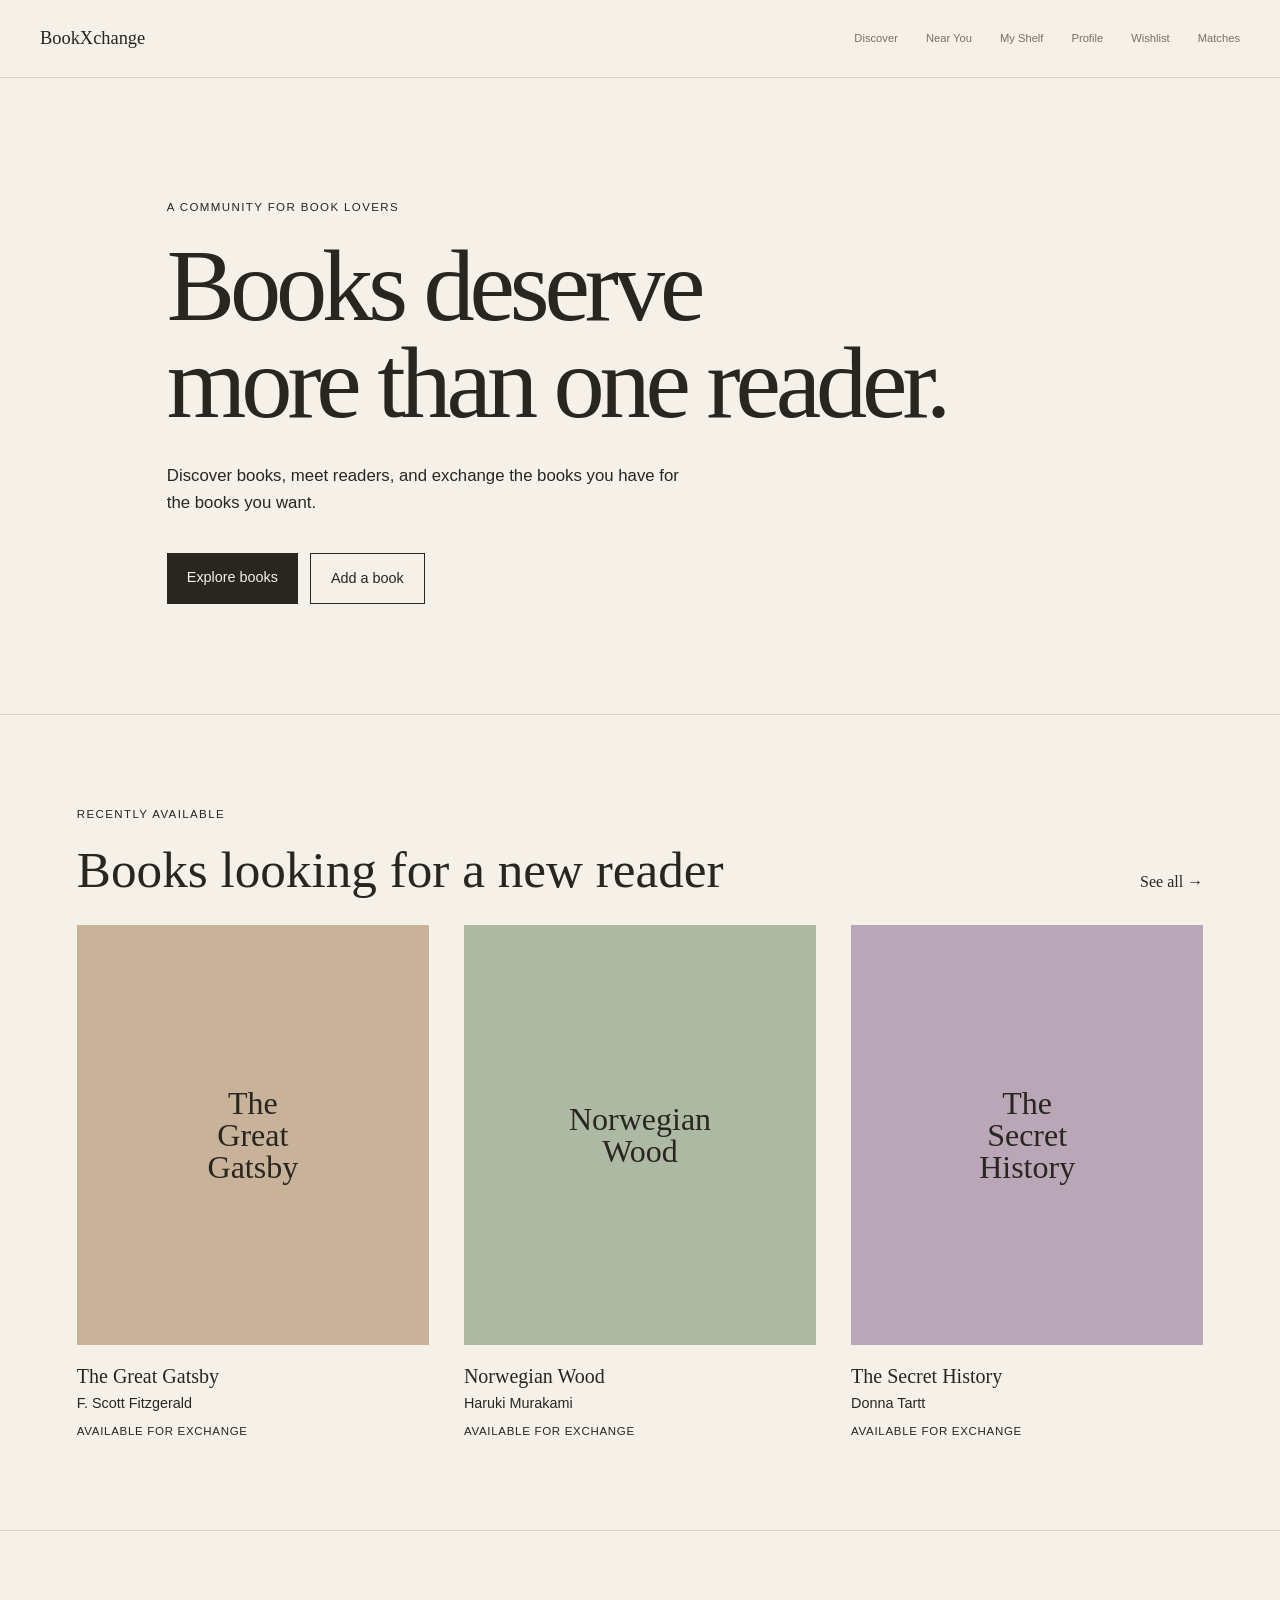
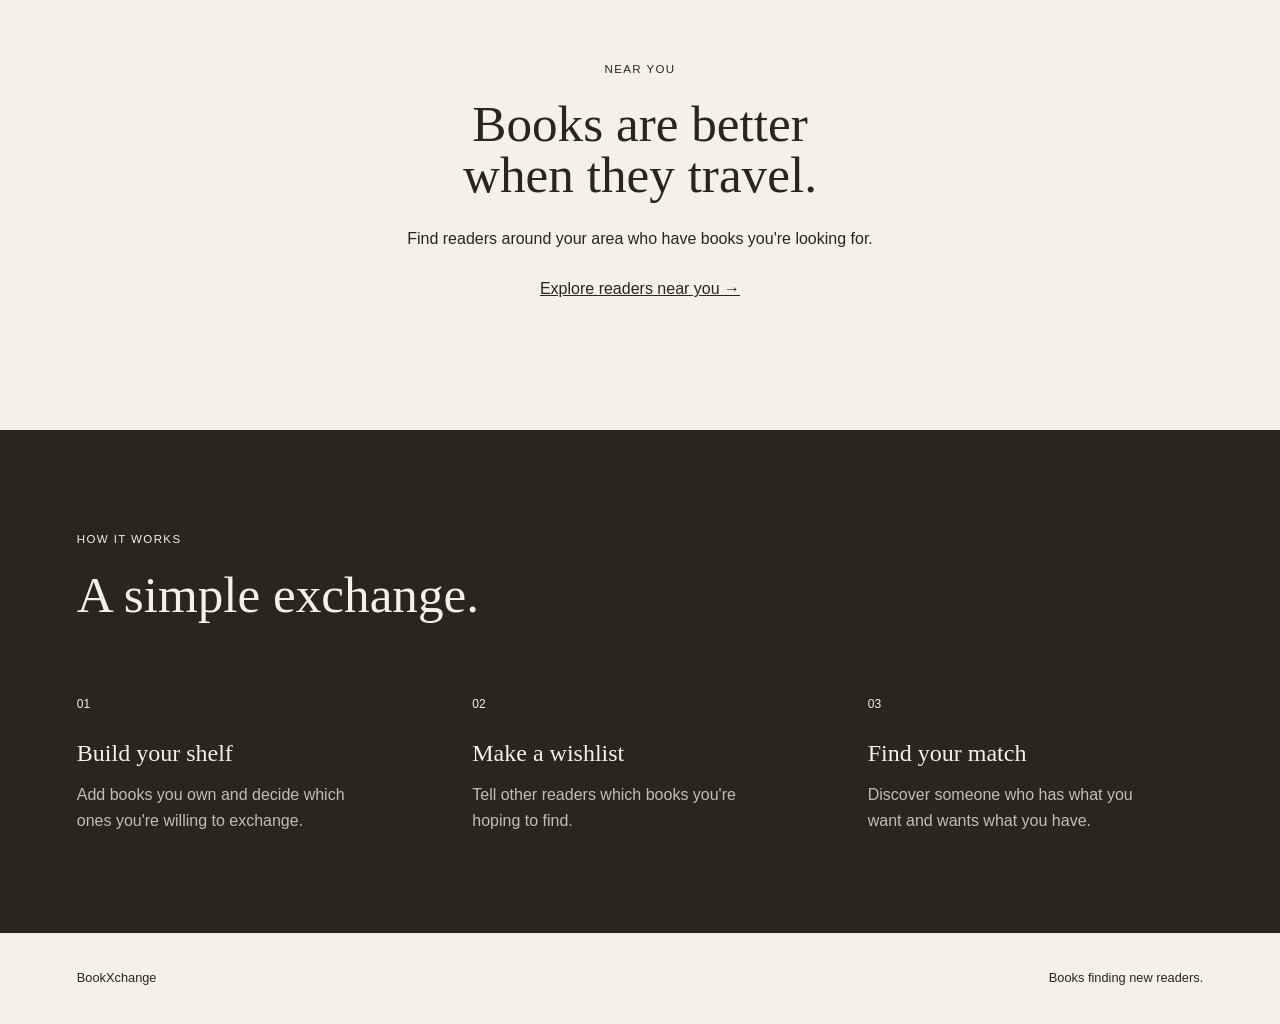
<file: index.html>
<!DOCTYPE html>
<html lang="en">

<head>
    <meta charset="UTF-8">
    <meta name="viewport" content="width=device-width, initial-scale=1.0">
    <title>BookXchange</title>
    <link rel="stylesheet" href="css/style.css">
</head>

<body>

    <header class="site-header">

        <a href="index.html" class="site-logo">
            BookXchange
        </a>

        <nav class="site-nav">
            <a href="discover.html">Discover</a>
            <a href="near-you.html">Near You</a>
            <a href="shelf.html">My Shelf</a>
            <a href="profile.html">Profile</a>
            <a href="wishlist.html">Wishlist</a>
            <a href="matches.html">Matches</a>
        </nav>

    </header>


    <main>

        <section class="hero">
            <p class="eyebrow">A community for book lovers</p>

            <h1>
                Books deserve<br>
                more than one reader.
            </h1>

            <p class="hero-text">
                Discover books, meet readers, and exchange the books
                you have for the books you want.
            </p>

            <div class="hero-actions">
                <a href="discover.html" class="button primary">
                    Explore books
                </a>

                <a href="shelf.html" class="button secondary">
                    Add a book
                </a>
            </div>
        </section>


        <section class="section">
            <div class="section-heading">
                <div>
                    <p class="eyebrow">Recently available</p>
                    <h2>Books looking for a new reader</h2>
                </div>

                <a href="discover.html">See all →</a>
            </div>

            <div class="book-grid">

                <article class="book-card">
                    <div class="book-cover cover-one">
                        <span>The<br>Great<br>Gatsby</span>
                    </div>

                    <div class="book-info">
                        <h3>The Great Gatsby</h3>
                        <p>F. Scott Fitzgerald</p>
                        <small>Available for exchange</small>
                    </div>
                </article>


                <article class="book-card">
                    <div class="book-cover cover-two">
                        <span>Norwegian<br>Wood</span>
                    </div>

                    <div class="book-info">
                        <h3>Norwegian Wood</h3>
                        <p>Haruki Murakami</p>
                        <small>Available for exchange</small>
                    </div>
                </article>


                <article class="book-card">
                    <div class="book-cover cover-three">
                        <span>The<br>Secret<br>History</span>
                    </div>

                    <div class="book-info">
                        <h3>The Secret History</h3>
                        <p>Donna Tartt</p>
                        <small>Available for exchange</small>
                    </div>
                </article>

            </div>
        </section>


        <section class="section near-section">

            <div>
                <p class="eyebrow">Near you</p>

                <h2>Books are better<br>when they travel.</h2>

                <p>
                    Find readers around your area who have books
                    you're looking for.
                </p>

                <a href="near-you.html" class="text-link">
                    Explore readers near you →
                </a>
            </div>

        </section>


        <section class="how-it-works">

            <p class="eyebrow">How it works</p>

            <h2>A simple exchange.</h2>

            <div class="steps">

                <div class="step">
                    <span>01</span>
                    <h3>Build your shelf</h3>
                    <p>
                        Add books you own and decide which ones
                        you're willing to exchange.
                    </p>
                </div>

                <div class="step">
                    <span>02</span>
                    <h3>Make a wishlist</h3>
                    <p>
                        Tell other readers which books you're
                        hoping to find.
                    </p>
                </div>

                <div class="step">
                    <span>03</span>
                    <h3>Find your match</h3>
                    <p>
                        Discover someone who has what you want
                        and wants what you have.
                    </p>
                </div>

            </div>

        </section>

    </main>


    <footer>
        <p>BookXchange</p>
        <p>Books finding new readers.</p>
    </footer>


    <script src="js/app.js"></script>

</body>

</html>
</file>
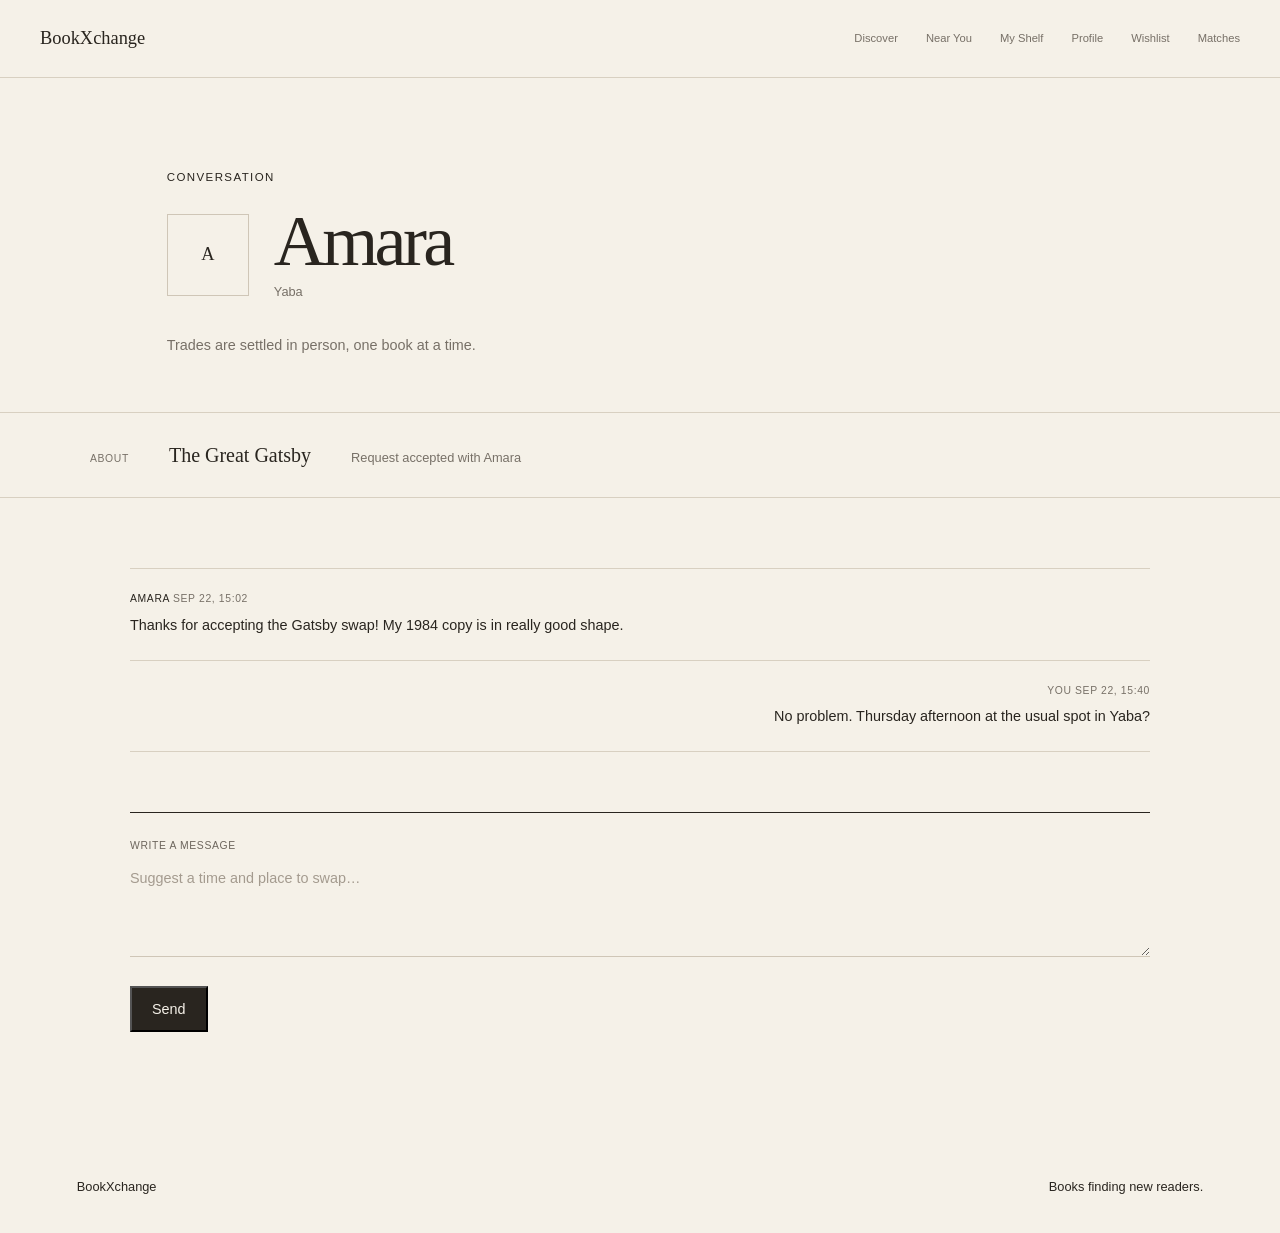
<file: chat.html>
<!DOCTYPE html>
<html lang="en">

<head>
    <meta charset="UTF-8">
    <meta name="viewport" content="width=device-width, initial-scale=1.0">
    <title>Conversation | BookXchange</title>
    <link rel="stylesheet" href="css/style.css">
</head>

<body>

    <header class="site-header">

        <a href="index.html" class="site-logo">
            BookXchange
        </a>

        <nav class="site-nav">
            <a href="discover.html">Discover</a>
            <a href="near-you.html">Near You</a>
            <a href="shelf.html">My Shelf</a>
            <a href="profile.html">Profile</a>
            <a href="wishlist.html">Wishlist</a>
            <a href="matches.html">Matches</a>
        </nav>

    </header>


    <main>

        <section class="page-intro chat-intro">

            <p class="eyebrow">Conversation</p>

            <div class="chat-identity" id="chat-identity">

                <div class="chat-initials" id="chat-initials">
                    ?
                </div>

                <div class="chat-identity-copy">

                    <h1 id="chat-reader-name">
                        A reader.
                    </h1>

                    <p id="chat-reader-location">
                        &nbsp;
                    </p>

                </div>

            </div>

            <p class="intro-copy">
                Trades are settled in person, one book at a time.
            </p>

        </section>


        <section class="chat-context-section">

            <div class="chat-context" id="chat-context">

                <span class="chat-context-label">
                    About
                </span>

                <p class="chat-context-book" id="chat-context-book">
                    &nbsp;
                </p>

                <p class="chat-context-meta" id="chat-context-meta">
                    &nbsp;
                </p>

            </div>

        </section>


        <section class="chat-thread-section">

            <div class="chat-messages" id="chat-messages">

            </div>

            <form class="chat-compose" id="chat-compose-form">

                <label class="chat-compose-label" for="chat-message-input">
                    Write a message
                </label>

                <textarea id="chat-message-input"
                    placeholder="Suggest a time and place to swap&hellip;"></textarea>

                <button type="submit" class="button primary">
                    Send
                </button>

            </form>

        </section>

    </main>


    <footer>
        <p>BookXchange</p>
        <p>Books finding new readers.</p>
    </footer>


    <script src="js/app.js"></script>

</body>

</html>
</file>
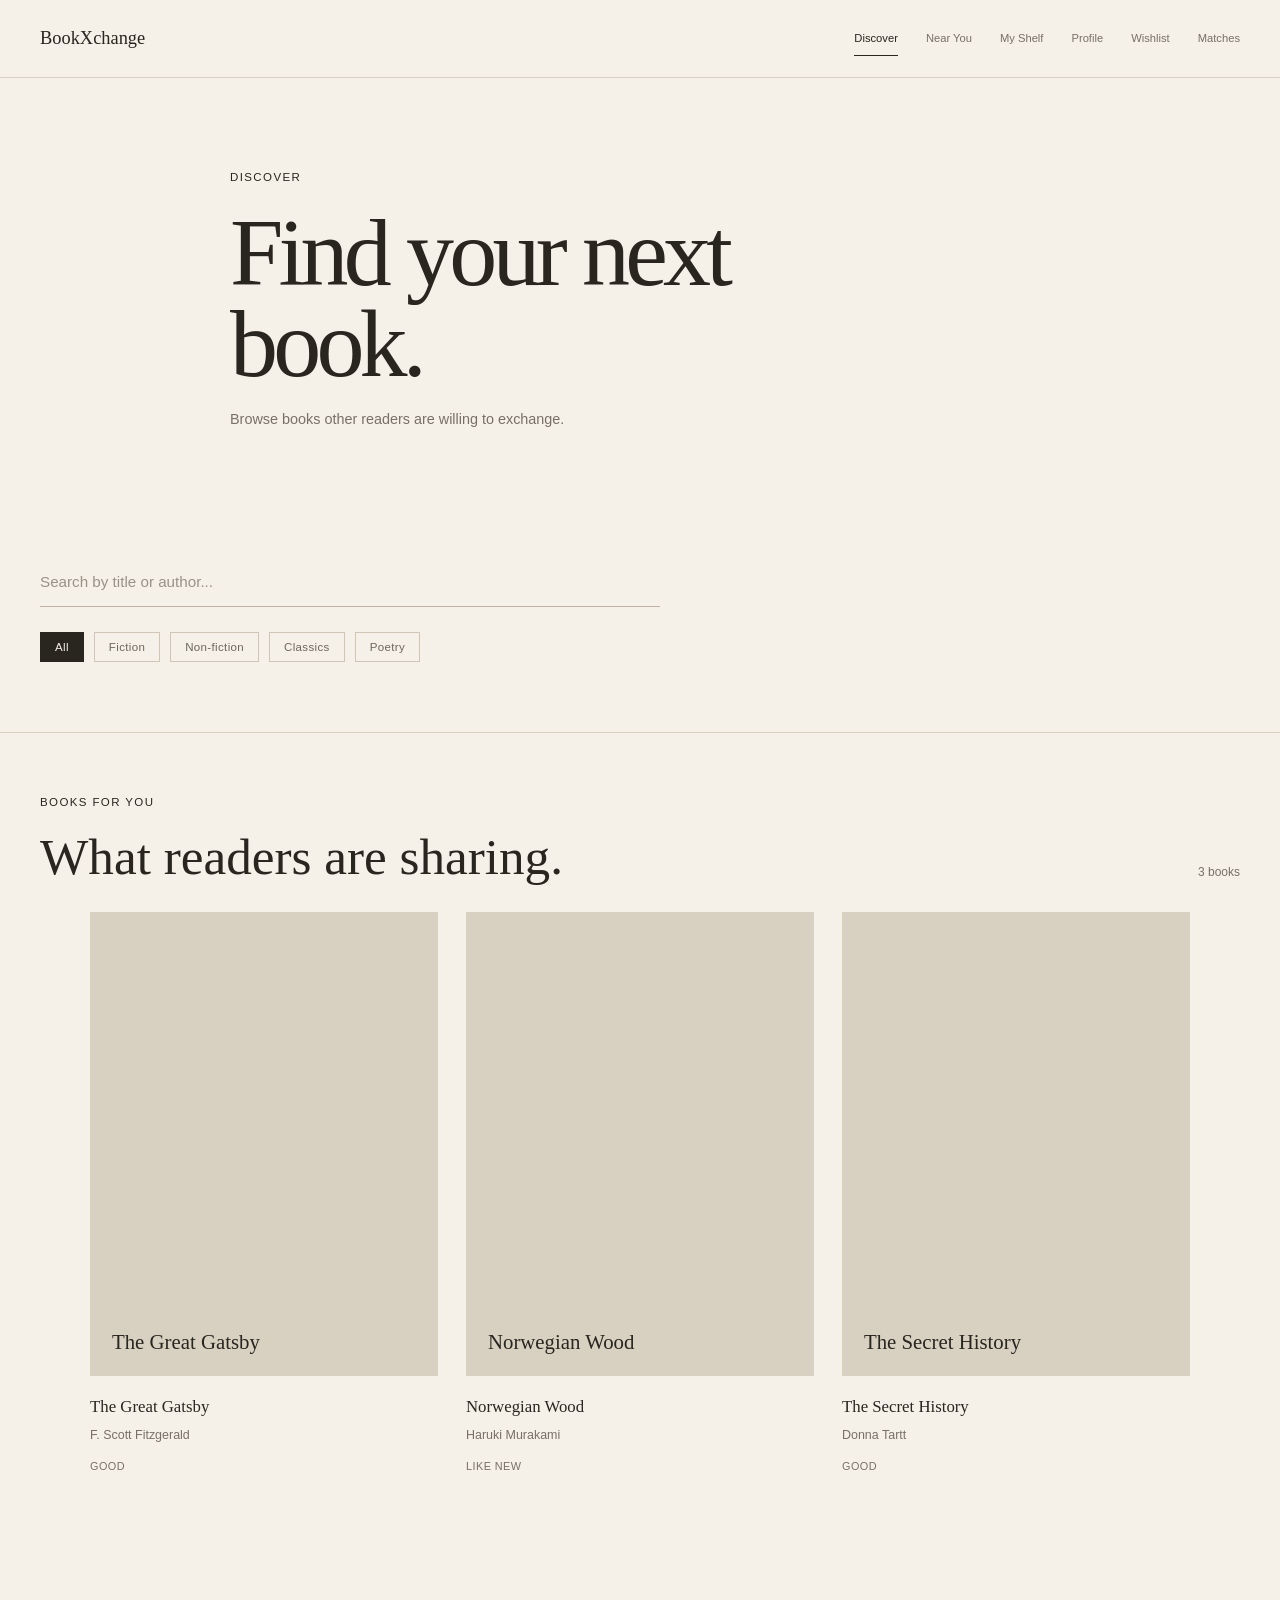
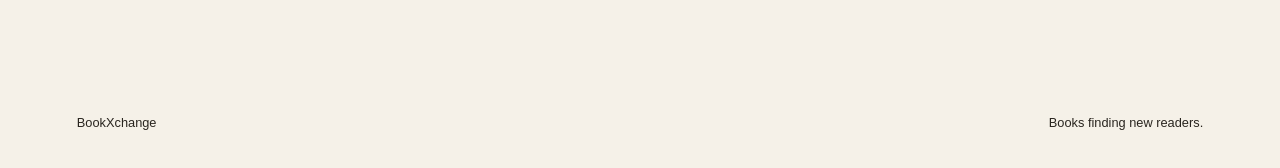
<file: discover.html>
<!DOCTYPE html>
<html lang="en">

<head>
    <meta charset="UTF-8">
    <meta name="viewport" content="width=device-width, initial-scale=1.0">
    <title>Discover | BookXchange</title>
    <link rel="stylesheet" href="css/style.css">
</head>

<body>

    <header class="site-header">

        <a href="index.html" class="site-logo">
            BookXchange
        </a>

        <nav class="site-nav">
            <a href="discover.html" class="active">Discover</a>
            <a href="near-you.html">Near You</a>
            <a href="shelf.html">My Shelf</a>
            <a href="profile.html">Profile</a>
            <a href="wishlist.html">Wishlist</a>
            <a href="matches.html">Matches</a>
        </nav>

    </header>
    <section class="book-detail-modal" id="book-detail-modal" aria-hidden="true">

        <div class="book-detail-overlay"></div>

        <div class="book-detail-panel">

            <button type="button" class="close-book-detail" id="close-book-detail" aria-label="Close">
                ×
            </button>

            <div class="book-detail-cover" id="book-detail-cover"></div>

            <div class="book-detail-content">

                <p class="eyebrow">
                    Available for exchange
                </p>

                <h2 id="book-detail-title">
                    Book title
                </h2>

                <p class="book-detail-author" id="book-detail-author">
                    Author
                </p>

                <span class="book-detail-condition" id="book-detail-condition">
                    Good
                </span>

                <p class="book-detail-description" id="book-detail-description">
                    Book description.
                </p>

                <button type="button" class="button primary" id="request-book-button">
                    Ask about this book
                </button>

            </div>

        </div>

    </section>
    <main>

        <section class="page-intro discover-intro">
            <div>
                <p class="eyebrow">Discover</p>
                <h1>Find your next<br>book.</h1>
                <p class="intro-copy">
                    Browse books other readers are willing to exchange.
                </p>
            </div>
        </section>


        <section class="discover-controls">

            <div class="search-wrap">
                <input type="search" id="book-search" placeholder="Search by title or author..." autocomplete="off">
            </div>

            <div class="category-filters">
                <button type="button" class="filter-button active" data-category="all">
                    All
                </button>

                <button type="button" class="filter-button" data-category="fiction">
                    Fiction
                </button>

                <button type="button" class="filter-button" data-category="non-fiction">
                    Non-fiction
                </button>

                <button type="button" class="filter-button" data-category="classics">
                    Classics
                </button>

                <button type="button" class="filter-button" data-category="poetry">
                    Poetry
                </button>
            </div>

        </section>


        <section class="discover-section">

            <div class="section-heading">
                <div>
                    <p class="eyebrow">Books for you</p>
                    <h2>What readers are sharing.</h2>
                </div>

                <span id="discover-count">0 books</span>
            </div>

            <div class="discover-grid" id="discover-book-list"></div>

        </section>

        <section class="request-modal" id="request-modal" aria-hidden="true">
            <div class="request-overlay"></div>

            <div class="request-panel">

                <button type="button" class="close-request" id="close-request" aria-label="Close">
                    ×
                </button>

                <p class="eyebrow">Start a conversation</p>

                <h2>Interested in this book?</h2>

                <p class="request-book-name" id="request-book-name"></p>

                <form id="request-form">

                    <label for="request-message">
                        Message
                    </label>

                    <textarea id="request-message"
                        placeholder="Tell the owner why you'd like to exchange for this book." required></textarea>

                    <button type="submit" class="button primary">
                        Send request
                    </button>

                </form>

            </div>
        </section>

    </main>


    <footer>
        <p>BookXchange</p>
        <p>Books finding new readers.</p>
    </footer>


    <script src="js/app.js"></script>

</body>

</html>
</file>
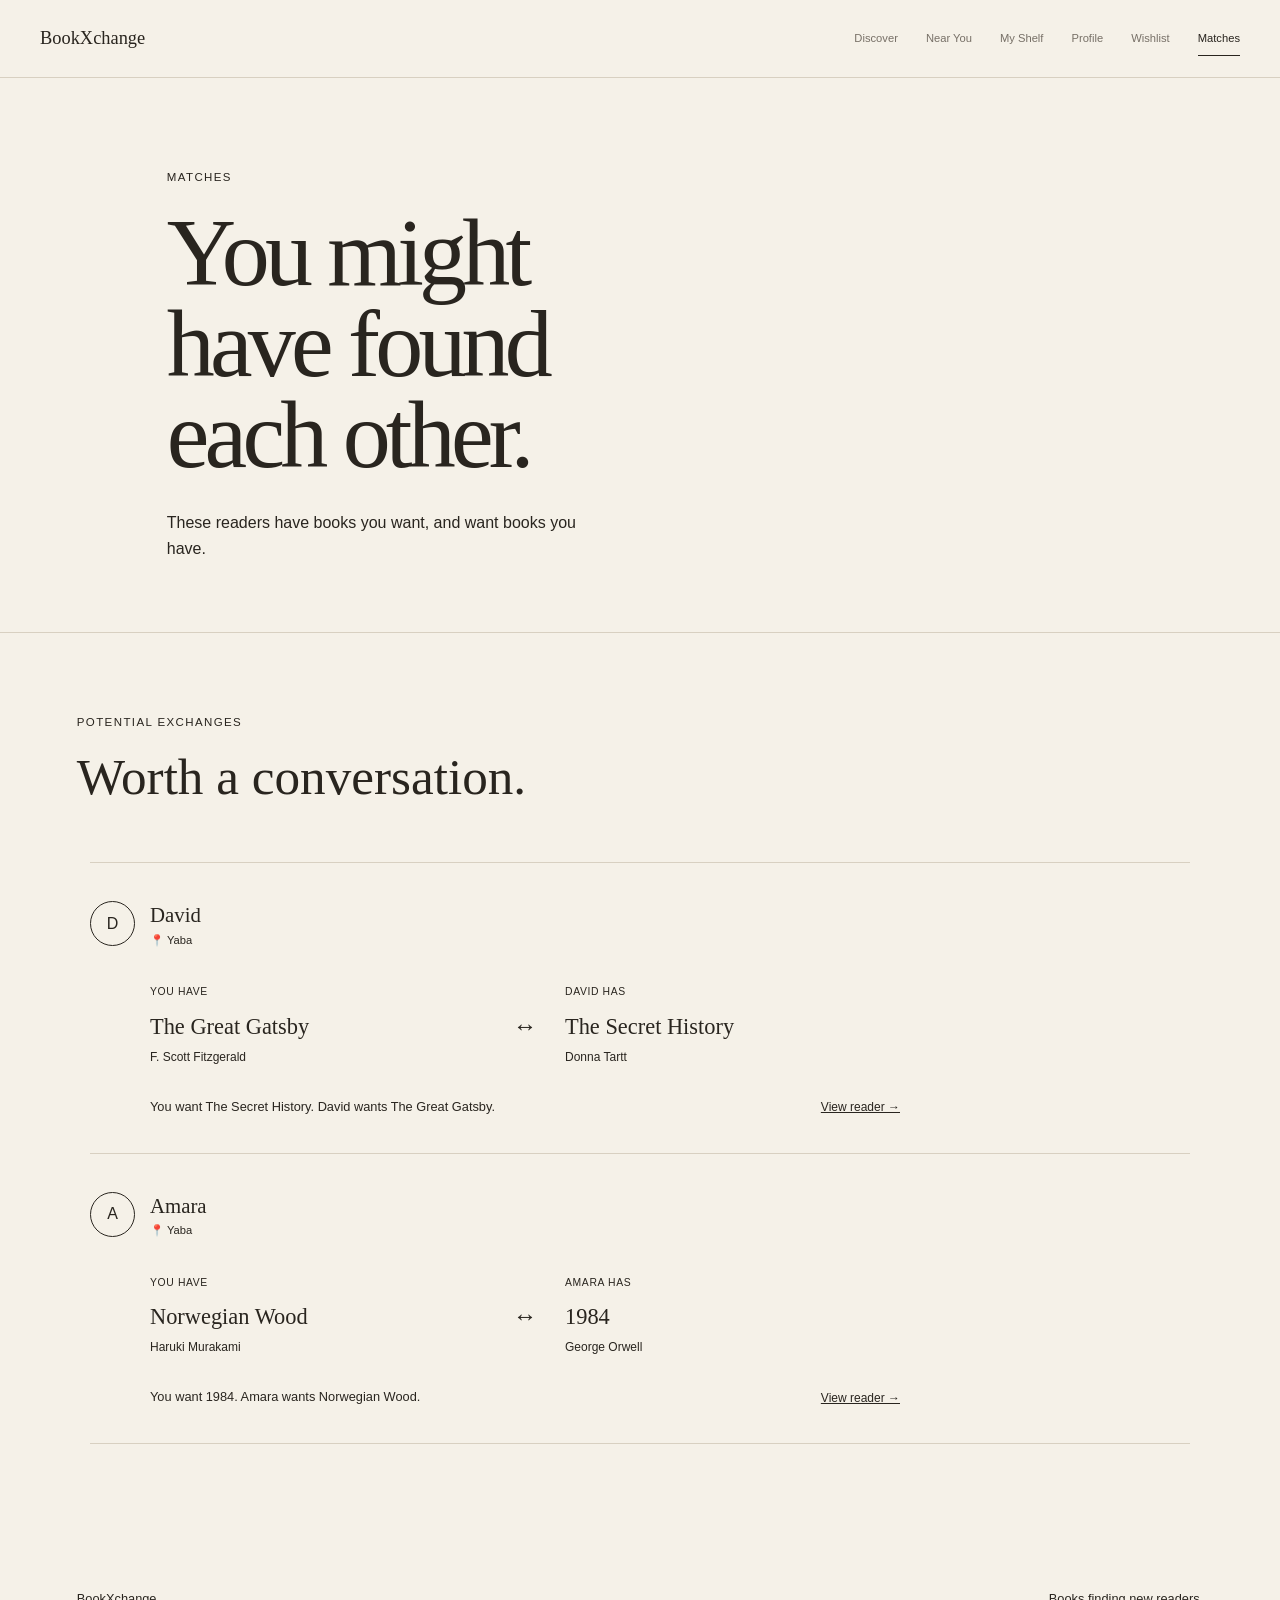
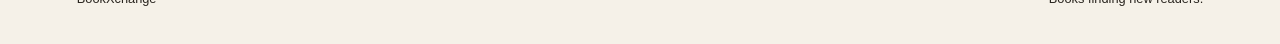
<file: matches.html>
<!DOCTYPE html>
<html lang="en">

<head>
    <meta charset="UTF-8">
    <meta name="viewport" content="width=device-width, initial-scale=1.0">
    <title>Matches | BookXchange</title>
    <link rel="stylesheet" href="css/style.css">
</head>

<body>

    <header class="site-header">

        <a href="index.html" class="site-logo">
            BookXchange
        </a>

        <nav class="site-nav">
            <a href="discover.html">Discover</a>
            <a href="near-you.html">Near You</a>
            <a href="shelf.html">My Shelf</a>
            <a href="profile.html">Profile</a>
            <a href="wishlist.html">Wishlist</a>
            <a href="matches.html" class="active">Matches</a>
        </nav>

    </header>


    <main>

        <section class="page-intro">

            <p class="eyebrow">Matches</p>

            <h1>You might<br>have found<br>each other.</h1>

            <p>
                These readers have books you want,
                and want books you have.
            </p>

        </section>


        <section class="matches-section">

            <div class="section-heading">
                <div>
                    <p class="eyebrow">Potential exchanges</p>
                    <h2>Worth a conversation.</h2>
                </div>
            </div>


            <div class="match-list" id="match-list">


            </div>

        </section>

    </main>


    <footer>
        <p>BookXchange</p>
        <p>Books finding new readers.</p>
    </footer>


    <script src="js/app.js"></script>

</body>

</html>
</file>
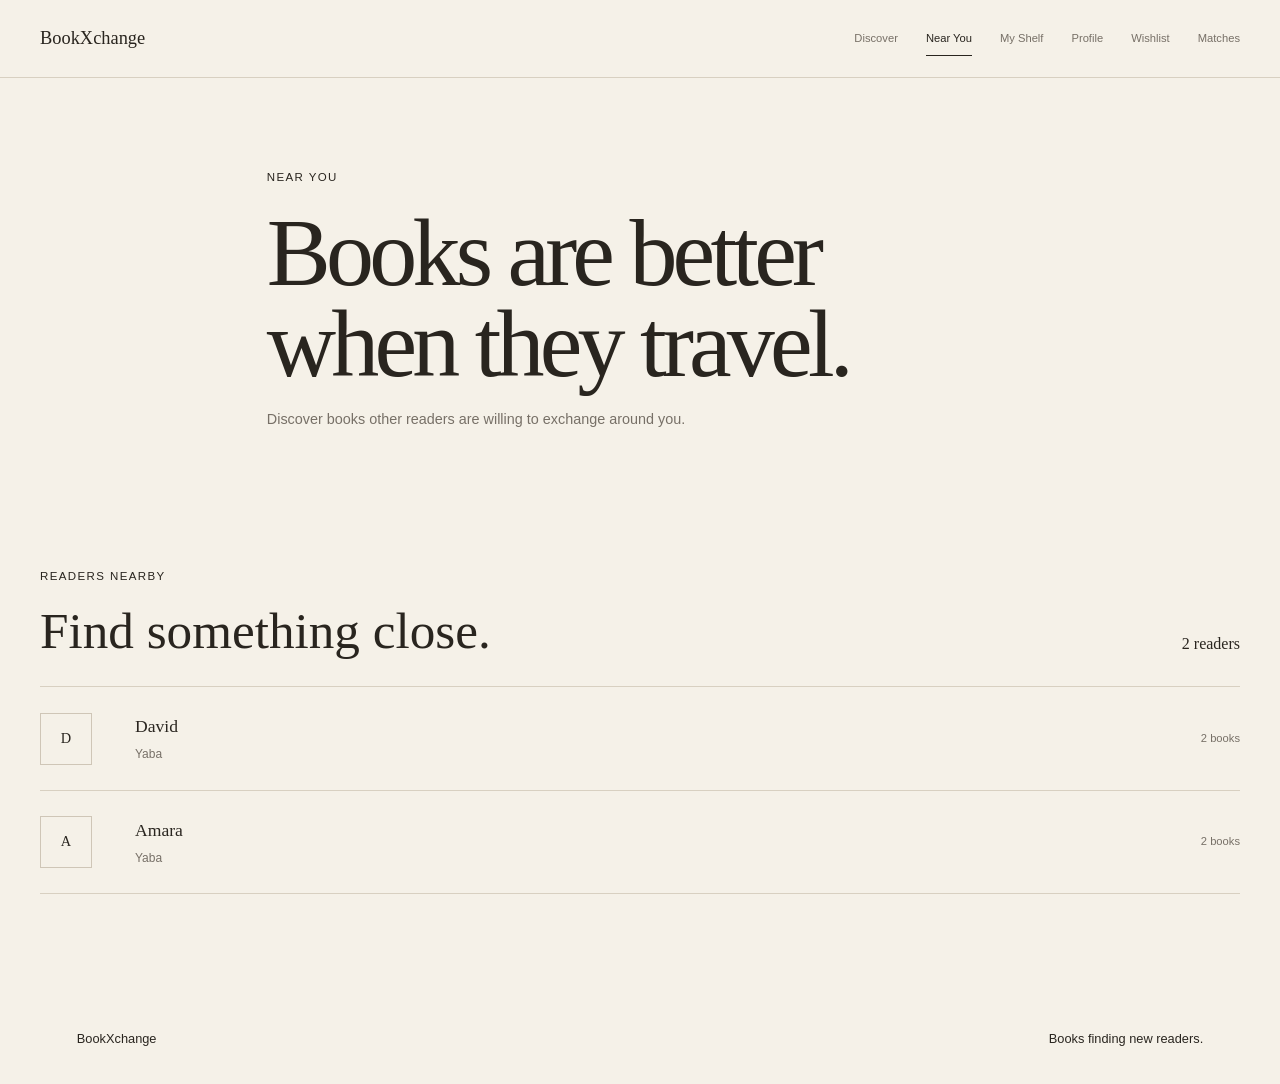
<file: near-you.html>
<!DOCTYPE html>
<html lang="en">

<head>
    <meta charset="UTF-8">
    <meta name="viewport" content="width=device-width, initial-scale=1.0">
    <title>Near You | BookXchange</title>
    <link rel="stylesheet" href="css/style.css">
</head>

<body>

    <header class="site-header">

        <a href="index.html" class="site-logo">
            BookXchange
        </a>

        <nav class="site-nav">
            <a href="discover.html">Discover</a>
            <a href="near-you.html" class="active">Near You</a>
            <a href="shelf.html">My Shelf</a>
            <a href="profile.html">Profile</a>
            <a href="wishlist.html">Wishlist</a>
            <a href="matches.html">Matches</a>
        </nav>

    </header>


    <main>

        <section class="page-intro near-you-intro">
            <div>
                <p class="eyebrow">Near You</p>

                <h1>
                    Books are better<br>
                    when they travel.
                </h1>

                <p class="intro-copy">
                    Discover books other readers are willing
                    to exchange around you.
                </p>
            </div>
        </section>


        <section class="near-you-section">

            <div class="section-heading">
                <div>
                    <p class="eyebrow">Readers nearby</p>

                    <h2>
                        Find something close.
                    </h2>
                </div>

                <span id="nearby-count">
                    0 readers
                </span>
            </div>


            <div class="nearby-list" id="nearby-list"></div>

        </section>

        <section class="reader-profile-modal" id="reader-profile-modal" aria-hidden="true">
            <div class="reader-profile-overlay"></div>

            <div class="reader-profile-panel">

                <button type="button" class="close-reader-profile" id="close-reader-profile" aria-label="Close">
                    ×
                </button>

                <div class="reader-profile-header">

                    <div class="reader-profile-initials" id="reader-profile-initials">
                    </div>

                    <div>
                        <p class="eyebrow">Reader</p>

                        <h2 id="reader-profile-name">
                            Reader name
                        </h2>

                        <p id="reader-profile-area">
                            Location
                        </p>
                    </div>

                </div>


                <div class="reader-profile-books">

                    <div class="section-heading">

                        <div>
                            <p class="eyebrow">
                                Their shelf
                            </p>

                            <h3>
                                Books available for exchange.
                            </h3>
                        </div>

                    </div>

                    <div class="reader-books-grid" id="reader-books-grid"></div>

                </div>

            </div>
        </section>

    </main>


    <footer>
        <p>BookXchange</p>
        <p>Books finding new readers.</p>
    </footer>


    <script src="js/app.js"></script>

</body>

</html>
</file>
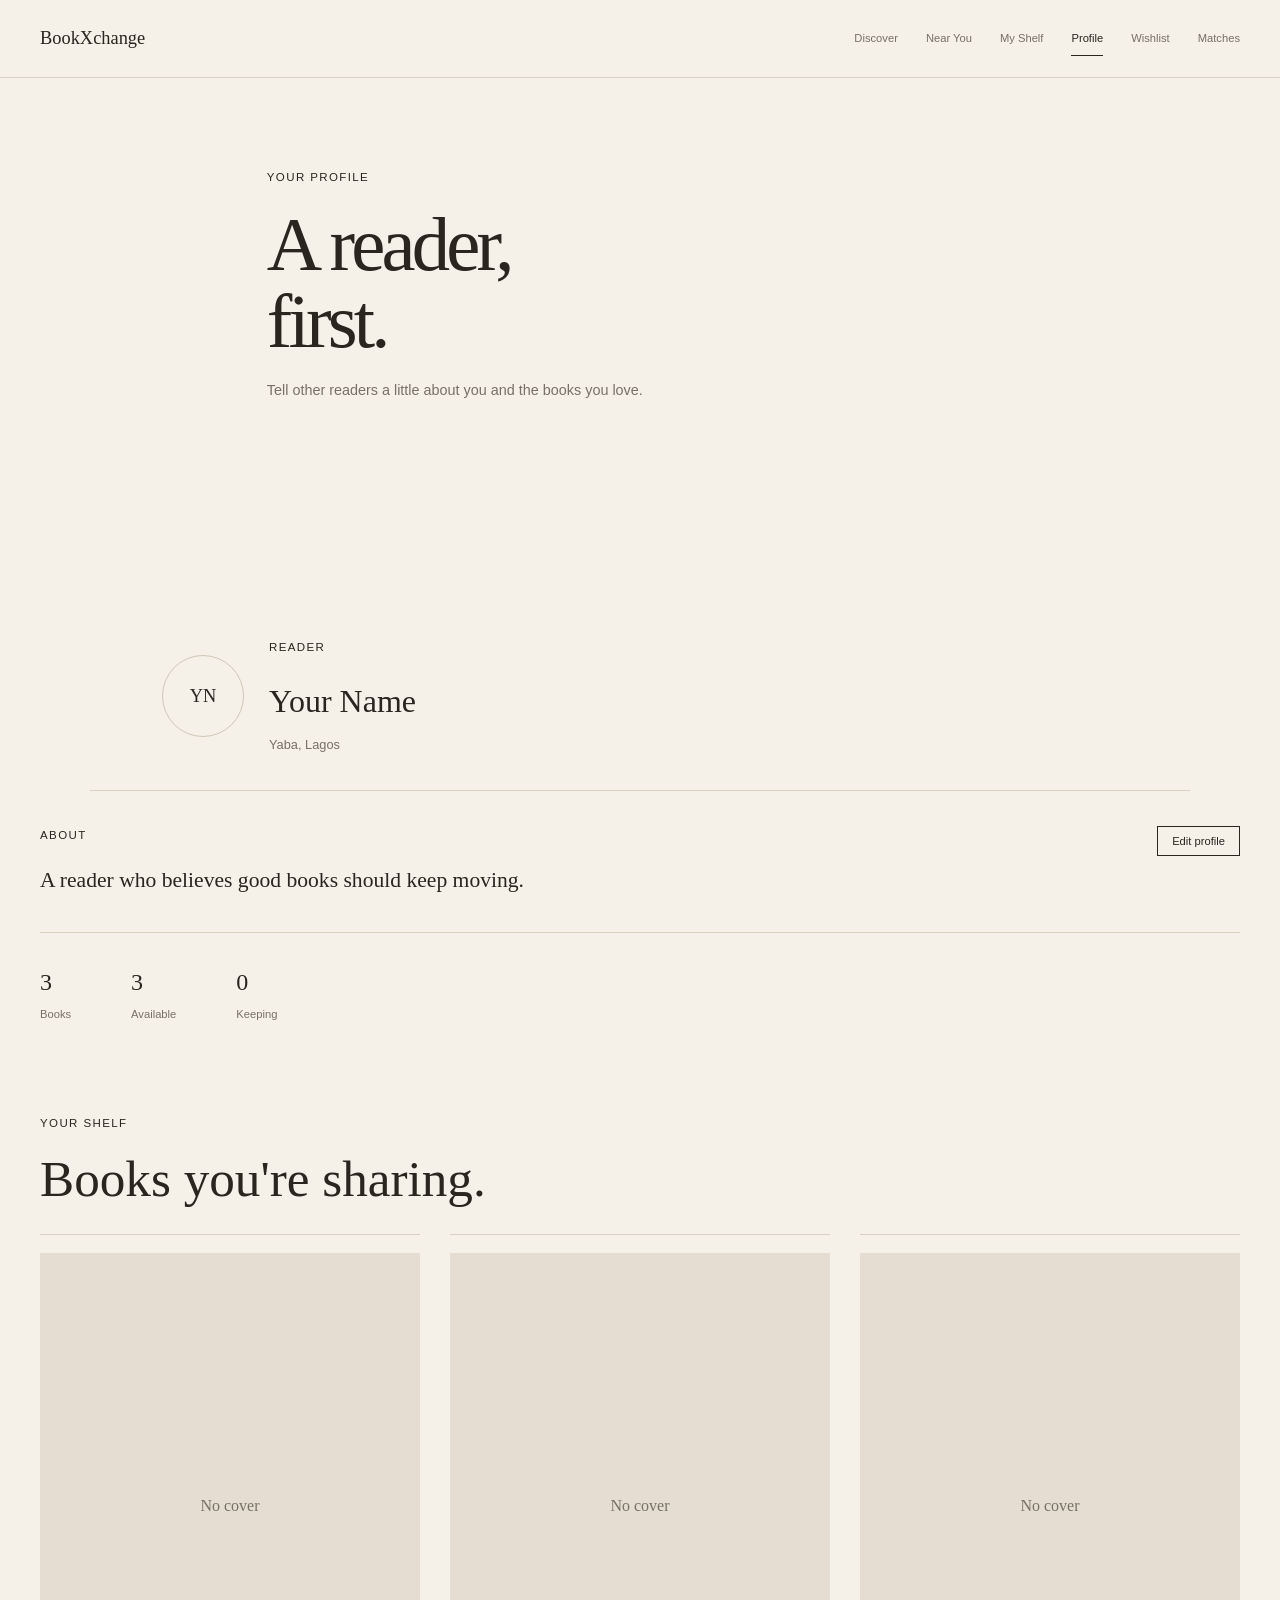
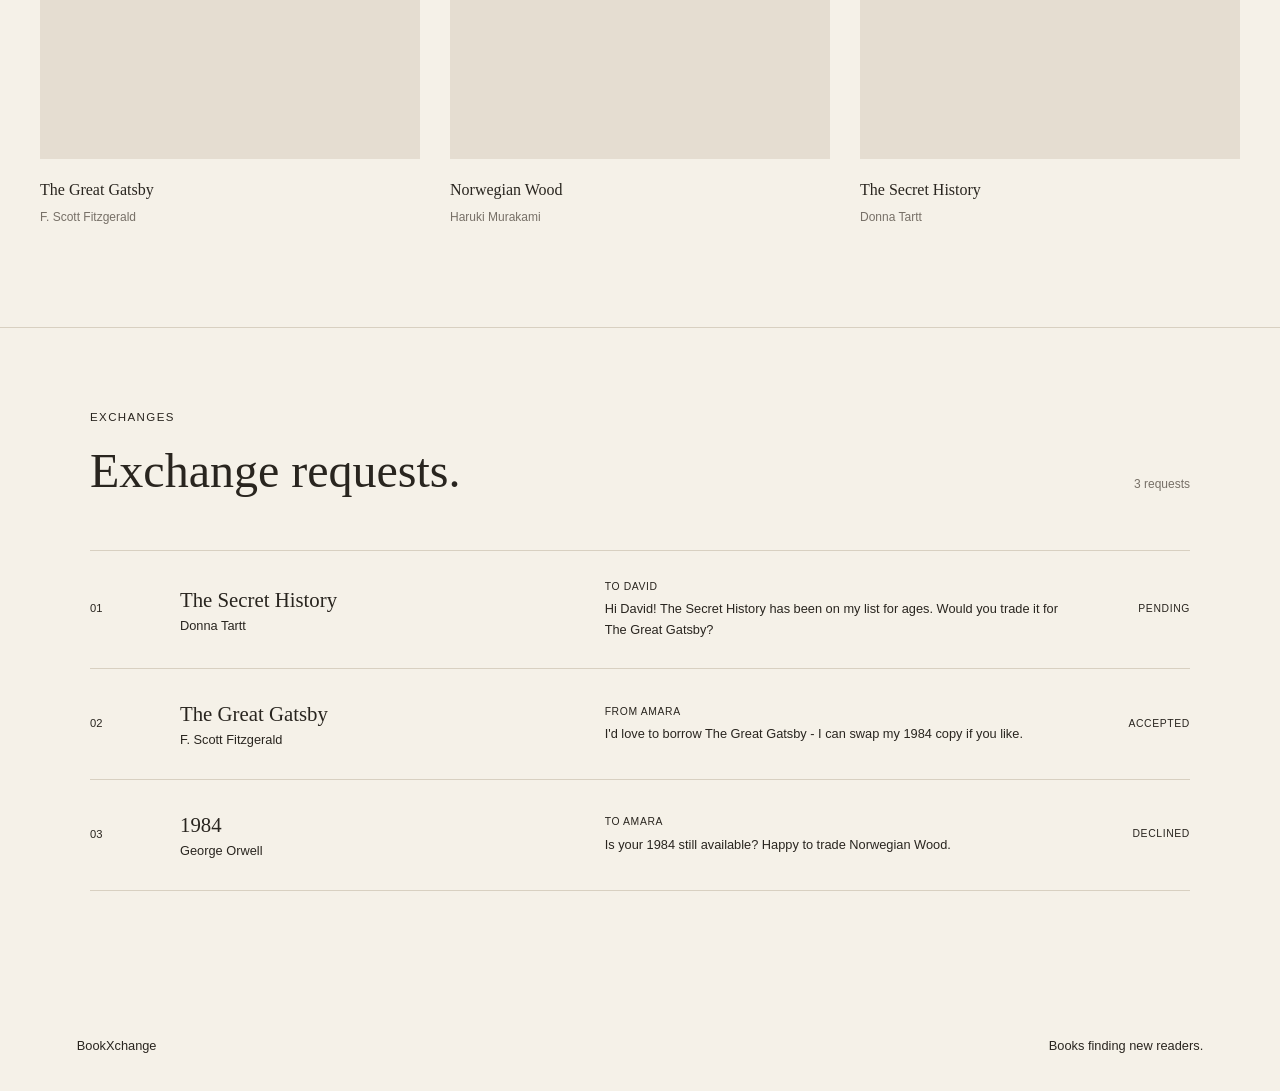
<file: profile.html>
<!DOCTYPE html>
<html lang="en">

<head>
    <meta charset="UTF-8">
    <meta name="viewport" content="width=device-width, initial-scale=1.0">
    <title>Profile | BookXchange</title>
    <link rel="stylesheet" href="css/style.css">
</head>

<body>

    <header class="site-header">

        <a href="index.html" class="site-logo">
            BookXchange
        </a>

        <nav class="site-nav">
            <a href="discover.html">Discover</a>
            <a href="near-you.html">Near You</a>
            <a href="shelf.html">My Shelf</a>
            <a href="profile.html" class="active">Profile</a>
            <a href="wishlist.html">Wishlist</a>
            <a href="matches.html">Matches</a>
        </nav>

    </header>


    <main>

        <section class="page-intro profile-intro">
            <div>
                <p class="eyebrow">Your profile</p>
                <h1>
                    A reader,<br>
                    first.
                </h1>
                <p class="intro-copy">
                    Tell other readers a little about you and the books you love.
                </p>
            </div>
        </section>


        <section class="profile-section">

            <div class="profile-header">

                <div class="profile-avatar" id="profile-avatar">
                    IS
                </div>

                <div class="profile-identity">
                    <p class="eyebrow">Reader</p>

                    <h2 id="profile-name">
                        Your Name
                    </h2>

                    <p id="profile-location">
                        Yaba, Lagos
                    </p>
                </div>

            </div>


            <div class="profile-bio-section">

                <div>
                    <p class="eyebrow">About</p>

                    <h3 id="profile-bio">
                        A reader who believes good books should keep moving.
                    </h3>
                </div>

                <button type="button" class="profile-edit-button" id="edit-profile-button">
                    Edit profile
                </button>

            </div>


            <div class="profile-stats">

                <div class="profile-stat">
                    <span id="profile-book-count">0</span>
                    <p>Books</p>
                </div>

                <div class="profile-stat">
                    <span id="profile-available-count">0</span>
                    <p>Available</p>
                </div>

                <div class="profile-stat">
                    <span id="profile-library-count">0</span>
                    <p>Keeping</p>
                </div>

            </div>

        </section>


        <section class="profile-books-section">

            <div class="section-heading">
                <div>
                    <p class="eyebrow">Your shelf</p>
                    <h2>Books you're sharing.</h2>
                </div>
            </div>

            <div class="profile-books-grid" id="profile-books-grid"></div>

        </section>


        <!-- EXCHANGE REQUESTS -->

        <section class="wishlist-section">

            <div class="wishlist-heading">
                <div>
                    <p class="eyebrow">Exchanges</p>

                    <h2>Exchange requests.</h2>
                </div>

                <span id="exchange-requests-count"></span>
            </div>


            <div class="wishlist-list" id="exchange-requests-list"></div>

        </section>


        <!-- EDIT PROFILE MODAL -->

        <section class="profile-edit-modal" id="profile-edit-modal" aria-hidden="true">

            <div class="profile-edit-overlay"></div>

            <div class="profile-edit-panel">

                <button type="button" class="close-profile-edit" id="close-profile-edit" aria-label="Close">
                    ×
                </button>

                <p class="eyebrow">Your profile</p>

                <h2>Tell readers about yourself.</h2>

                <form id="profile-form">

                    <label for="profile-name-input">
                        Name
                    </label>

                    <input type="text" id="profile-name-input" placeholder="Your name" required>


                    <label for="profile-location-input">
                        Location
                    </label>

                    <input type="text" id="profile-location-input" placeholder="e.g. Yaba, Lagos" required>


                    <label for="profile-bio-input">
                        About you
                    </label>

                    <textarea id="profile-bio-input" placeholder="Tell other readers something about you."
                        required></textarea>


                    <button type="submit" class="button primary">
                        Save profile
                    </button>

                </form>

            </div>

        </section>

    </main>


    <footer>
        <p>BookXchange</p>
        <p>Books finding new readers.</p>
    </footer>


    <script src="js/app.js"></script>

</body>

</html>
</file>
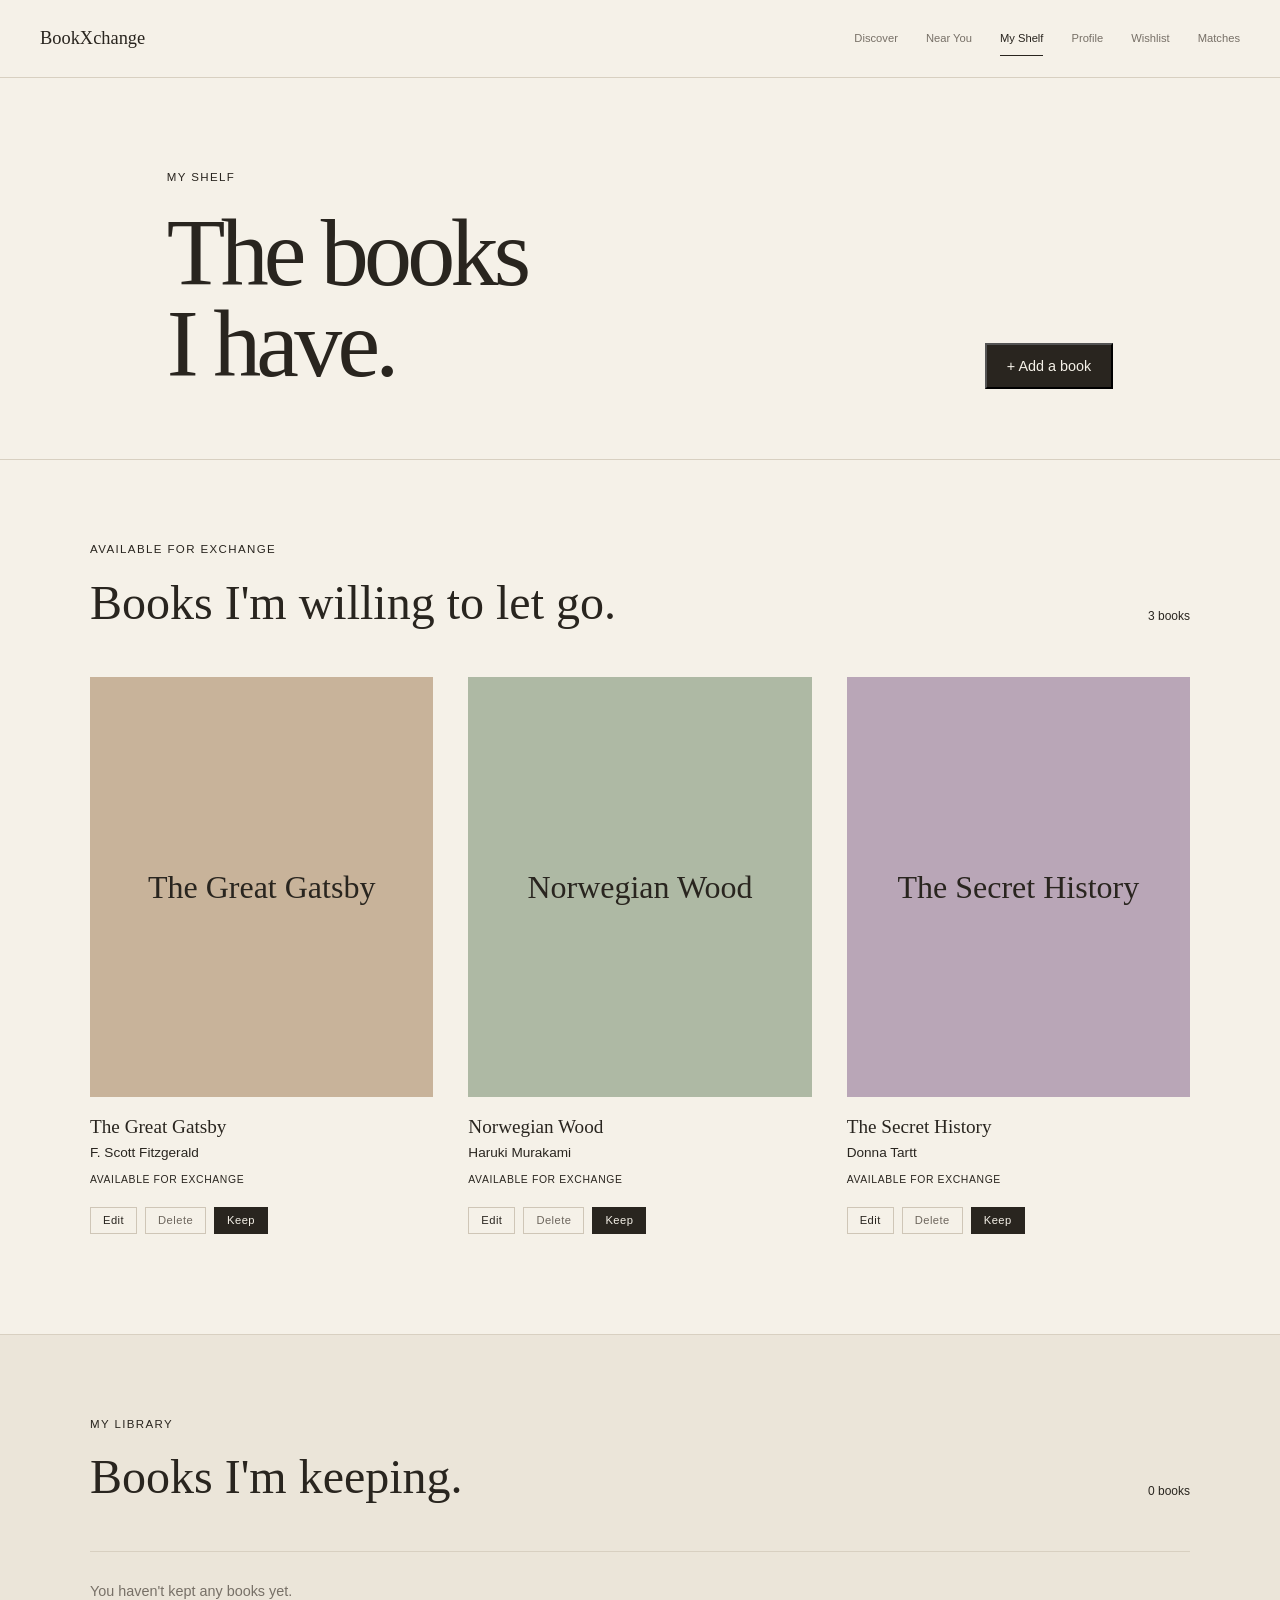
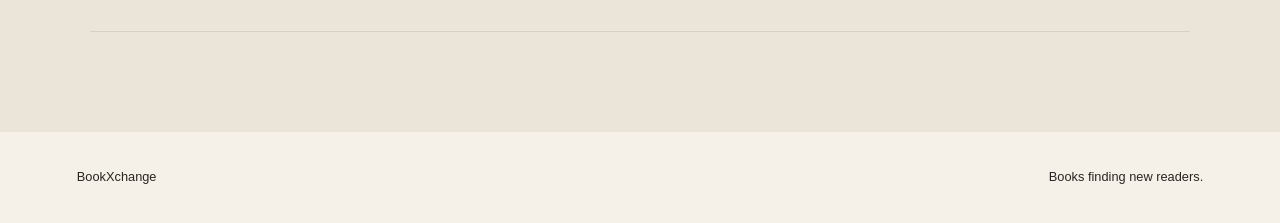
<file: shelf.html>
<!DOCTYPE html>
<html lang="en">

<head>
    <meta charset="UTF-8">
    <meta name="viewport" content="width=device-width, initial-scale=1.0">
    <title>My Shelf | BookXchange</title>
    <link rel="stylesheet" href="css/style.css">
</head>

<body>

    <header class="site-header">

        <a href="index.html" class="site-logo">
            BookXchange
        </a>

        <nav class="site-nav">
            <a href="discover.html">Discover</a>
            <a href="near-you.html">Near You</a>
            <a href="shelf.html" class="active">My Shelf</a>
            <a href="profile.html">Profile</a>
            <a href="wishlist.html">Wishlist</a>
            <a href="matches.html">Matches</a>
        </nav>

    </header>


    <main>

        <section class="page-intro shelf-intro">

            <div>
                <p class="eyebrow">My Shelf</p>

                <h1>The books<br>I have.</h1>
            </div>

            <button type="button" class="button primary" id="add-book-button">
                + Add a book
            </button>

        </section>

        <section class="add-book-section" id="add-book-section">

            <div class="add-book-panel">

                <button type="button" class="close-add-book" id="close-add-book" aria-label="Close">
                    ×
                </button>

                <div class="shelf-heading">
                    <div>
                        <p class="eyebrow">Add to your shelf</p>
                        <h2>Give a book a new reader.</h2>
                    </div>
                </div>

                <form id="add-book-form">

                    <label for="book-title">Title</label>
                    <input type="text" id="book-title" placeholder="e.g. Half of a Yellow Sun" required>

                    <label for="book-author">Author</label>
                    <input type="text" id="book-author" placeholder="e.g. Chimamanda Ngozi Adichie" required>

                    <label for="book-image">Photo of your book</label>
                    <input type="file" id="book-image" accept="image/*">

                    <label for="book-condition">Condition</label>
                    <select id="book-condition" required>
                        <option value="">Choose condition</option>
                        <option value="Like New">Like New</option>
                        <option value="Good">Good</option>
                        <option value="Fair">Fair</option>
                    </select>
                    <label for="book-category">Category</label>
                    <select id="book-category" required>
                        <option value="">Choose category</option>
                        <option value="fiction">Fiction</option>
                        <option value="non-fiction">Non-fiction</option>
                        <option value="classics">Classics</option>
                        <option value="poetry">Poetry</option>
                    </select>

                    <label for="book-description">Description</label>
                    <textarea id="book-description"
                        placeholder="Tell another reader anything they should know about the book."></textarea>

                    <button type="submit" class="button primary" id="book-form-submit">
                        Add book
                    </button>

                </form>

            </div>

        </section>


        <section class="shelf-section">

            <div class="shelf-heading">

                <div>
                    <p class="eyebrow">Available for exchange</p>
                    <h2>Books I'm willing to let go.</h2>
                </div>

                <span id="book-count">0 books</span>

            </div>


            <div class="shelf-grid" id="book-list"></div>

        </section>


        <section class="shelf-section secondary-shelf">

            <div class="shelf-heading">

                <div>
                    <p class="eyebrow">My library</p>
                    <h2>Books I'm keeping.</h2>
                </div>

                <span id="library-count">0 books</span>

            </div>

            <div class="library-list" id="library-list"></div>

        </section>

    </main>


    <footer>
        <p>BookXchange</p>
        <p>Books finding new readers.</p>
    </footer>


    <script src="js/app.js"></script>

</body>

</html>
</file>
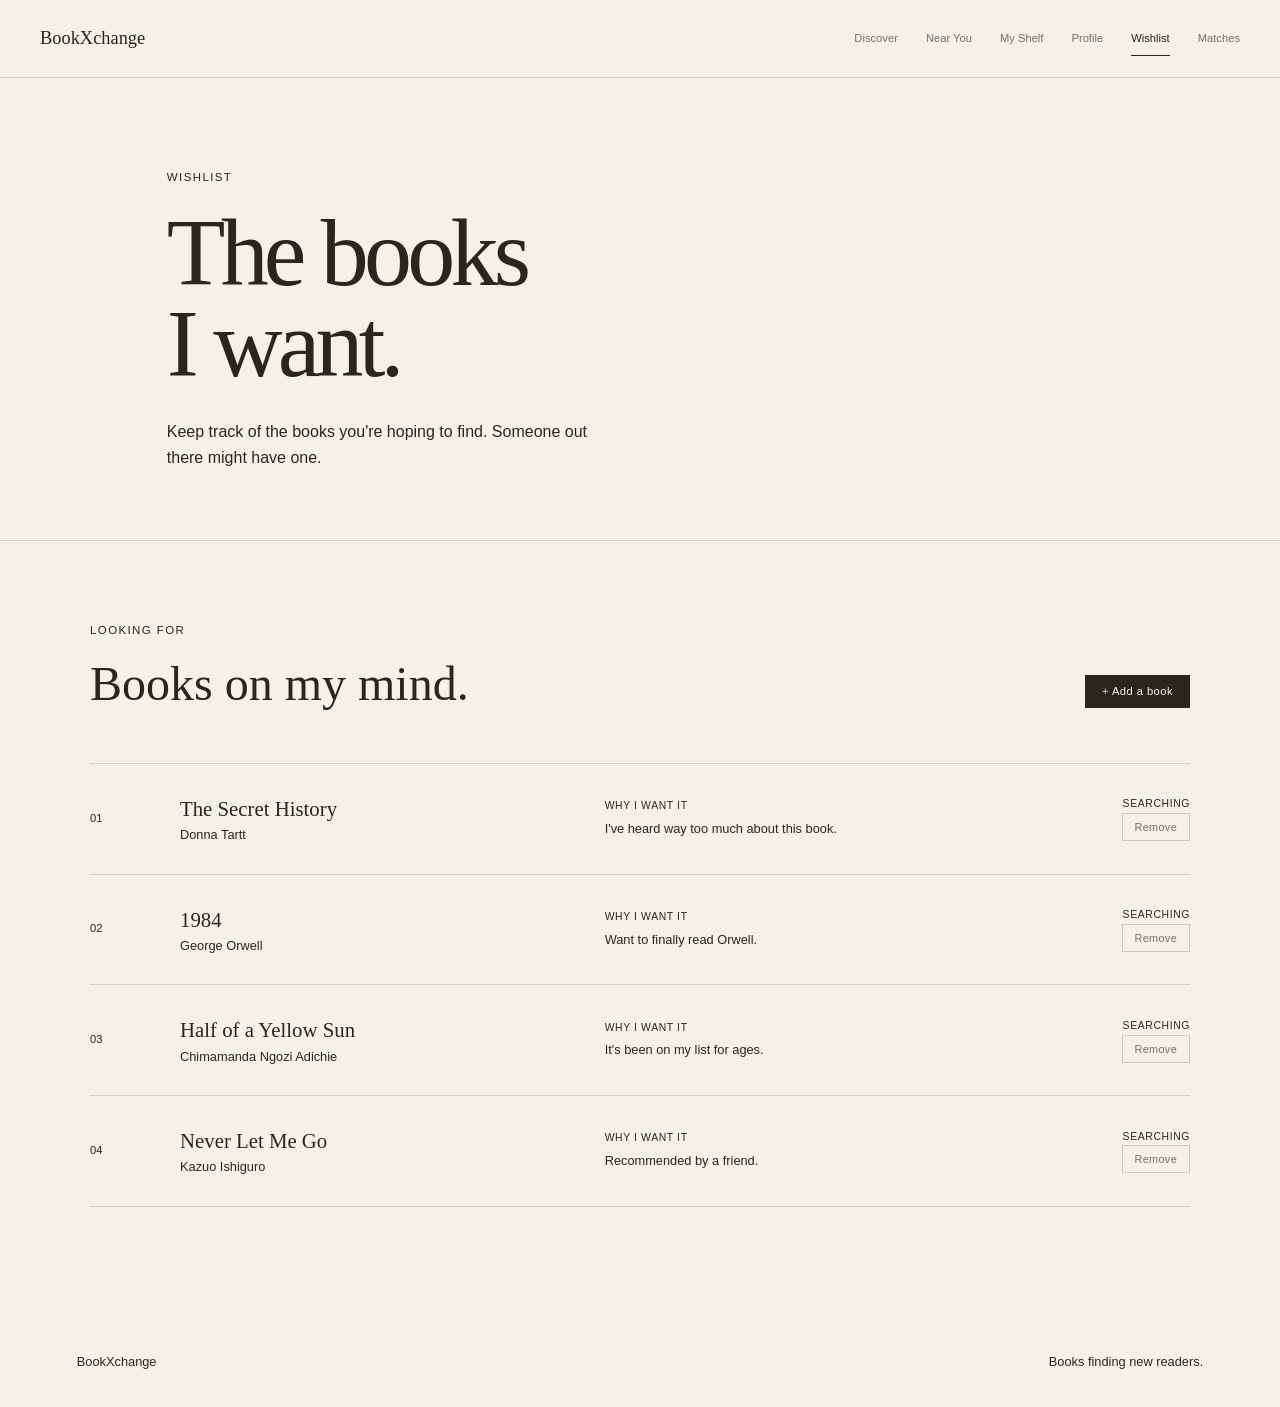
<file: wishlist.html>
<!DOCTYPE html>
<html lang="en">

<head>
    <meta charset="UTF-8">
    <meta name="viewport" content="width=device-width, initial-scale=1.0">
    <title>Wishlist | BookXchange</title>
    <link rel="stylesheet" href="css/style.css">
</head>

<body>

    <header class="site-header">

        <a href="index.html" class="site-logo">
            BookXchange
        </a>

        <nav class="site-nav">
            <a href="discover.html">Discover</a>
            <a href="near-you.html">Near You</a>
            <a href="shelf.html">My Shelf</a>
            <a href="profile.html">Profile</a>
            <a href="wishlist.html" class="active">Wishlist</a>
            <a href="matches.html">Matches</a>
        </nav>

    </header>


    <main>

        <section class="page-intro">
            <p class="eyebrow">Wishlist</p>

            <h1>The books<br>I want.</h1>

            <p>
                Keep track of the books you're hoping to find.
                Someone out there might have one.
            </p>
        </section>


        <section class="wishlist-section">

            <div class="wishlist-heading">
                <div>
                    <p class="eyebrow">Looking for</p>
                    <h2>Books on my mind.</h2>
                </div>

                <button type="button" class="button primary" id="add-wishlist-button">
                    + Add a book
                </button>
            </div>


            <div class="wishlist-list" id="wishlist-list">





            </div>

        </section>

        <section class="wishlist-modal" id="wishlist-modal" aria-hidden="true">
            <div class="wishlist-overlay"></div>

            <div class="wishlist-panel">

                <button type="button" class="close-wishlist" id="close-wishlist" aria-label="Close">
                    ×
                </button>

                <p class="eyebrow">Wishlist</p>

                <h2>Add a book you're looking for.</h2>

                <form id="wishlist-form">

                    <label for="wishlist-title">
                        Title
                    </label>

                    <input type="text" id="wishlist-title" placeholder="e.g. The Secret History" required>

                    <label for="wishlist-author">
                        Author
                    </label>

                    <input type="text" id="wishlist-author" placeholder="e.g. Donna Tartt" required>

                    <label for="wishlist-note">
                        Why do you want it?
                    </label>

                    <textarea id="wishlist-note"
                        placeholder="Tell another reader why you're looking for it."></textarea>

                    <button type="submit" class="button primary">
                        Add to wishlist
                    </button>

                </form>

            </div>
        </section>

    </main>


    <footer>
        <p>BookXchange</p>
        <p>Books finding new readers.</p>
    </footer>


    <script src="js/app.js"></script>

</body>

</html>
</file>
<file: css/style.css>
* {
    margin: 0;
    padding: 0;
    box-sizing: border-box;
}

body {
    font-family: Georgia, "Times New Roman", serif;
    background: #f5f1e8;
    color: #29251f;
    line-height: 1.6;
}

a {
    color: inherit;
    text-decoration: none;
}


/* NAVIGATION */

.navbar {
    height: 80px;
    padding: 0 6%;
    display: flex;
    align-items: center;
    justify-content: space-between;
    border-bottom: 1px solid #d8d0c1;
}

.logo {
    font-size: 1.4rem;
    font-weight: bold;
}

.navbar nav {
    display: flex;
    gap: 32px;
}

.navbar nav a,
.profile-link {
    font-family: Arial, sans-serif;
    font-size: 0.9rem;
}


/* HERO */

.hero {
    max-width: 1100px;
    margin: 0 auto;
    padding: 120px 6% 110px;
}

.eyebrow {
    font-family: Arial, sans-serif;
    text-transform: uppercase;
    letter-spacing: 0.12em;
    font-size: 0.72rem;
    margin-bottom: 20px;
}

.hero h1 {
    font-size: clamp(3.5rem, 8vw, 7rem);
    line-height: 0.95;
    font-weight: normal;
    letter-spacing: -0.05em;
    max-width: 900px;
}

.hero-text {
    max-width: 520px;
    margin-top: 32px;
    font-family: Arial, sans-serif;
    font-size: 1.05rem;
}

.hero-actions {
    display: flex;
    gap: 12px;
    margin-top: 36px;
}

.button {
    padding: 13px 20px;
    font-family: Arial, sans-serif;
    font-size: 0.9rem;
}

.button.primary {
    background: #29251f;
    color: #f5f1e8;
}

.button.secondary {
    border: 1px solid #29251f;
}


/* GENERAL SECTIONS */

.section {
    padding: 90px 6%;
    border-top: 1px solid #d8d0c1;
}

.section-heading {
    display: flex;
    justify-content: space-between;
    align-items: end;
    margin-bottom: 40px;
}

.section-heading h2,
.near-section h2,
.how-it-works h2 {
    font-size: clamp(2rem, 4vw, 3.5rem);
    font-weight: normal;
    line-height: 1;
}


/* BOOKS */

.book-grid {
    display: grid;
    grid-template-columns: repeat(3, 1fr);
    gap: 35px;
}

.book-cover {
    height: 420px;
    display: flex;
    align-items: center;
    justify-content: center;
    padding: 30px;
    font-size: 2rem;
    text-align: center;
    line-height: 1;
}

.cover-one {
    background: #c8b39a;
}

.cover-two {
    background: #aeb9a4;
}

.cover-three {
    background: #b9a6b7;
}

.book-info {
    padding-top: 15px;
}

.book-info h3 {
    font-size: 1.25rem;
    font-weight: normal;
}

.book-info p,
.book-info small {
    font-family: Arial, sans-serif;
}

.book-info p {
    font-size: 0.9rem;
}

.book-info small {
    display: block;
    margin-top: 7px;
    font-size: 0.72rem;
    text-transform: uppercase;
    letter-spacing: 0.06em;
}


/* NEAR YOU */

.near-section {
    min-height: 500px;
    display: flex;
    align-items: center;
    justify-content: center;
    text-align: center;
}

.near-section p:not(.eyebrow) {
    max-width: 500px;
    margin: 25px auto;
    font-family: Arial, sans-serif;
}

.text-link {
    font-family: Arial, sans-serif;
    text-decoration: underline;
}


/* HOW IT WORKS */

.how-it-works {
    padding: 100px 6%;
    background: #29251f;
    color: #f5f1e8;
}

.steps {
    display: grid;
    grid-template-columns: repeat(3, 1fr);
    gap: 60px;
    margin-top: 70px;
}

.step span {
    font-family: Arial, sans-serif;
    font-size: 0.75rem;
}

.step h3 {
    font-size: 1.5rem;
    font-weight: normal;
    margin: 18px 0 10px;
}

.step p {
    font-family: Arial, sans-serif;
    max-width: 300px;
    opacity: 0.75;
}


/* FOOTER */

footer {
    padding: 35px 6%;
    display: flex;
    justify-content: space-between;
    font-family: Arial, sans-serif;
    font-size: 0.8rem;
}


/* MOBILE */

@media (max-width: 700px) {

    .navbar nav {
        display: none;
    }

    .hero {
        padding-top: 80px;
    }

    .book-grid,
    .steps {
        grid-template-columns: 1fr;
    }

    .book-cover {
        height: 350px;
    }

    .section-heading {
        align-items: start;
        gap: 20px;
        flex-direction: column;
    }

    footer {
        flex-direction: column;
        gap: 10px;
    }
}

/* DISCOVER PAGE */

.page-intro {
    max-width: 1100px;
    margin: 0 auto;
    padding: 90px 6% 70px;
}

.page-intro h1 {
    font-size: clamp(3.5rem, 8vw, 6rem);
    line-height: 0.95;
    font-weight: normal;
    letter-spacing: -0.05em;
}

.page-intro > p:last-child {
    max-width: 450px;
    margin-top: 30px;
    font-family: Arial, sans-serif;
}


.discover-section {
    padding: 60px 6% 100px;
    border-top: 1px solid #d8d0c1;
}


.discover-tools {
    max-width: 1100px;
    margin: 0 auto 60px;
}


.search-input {
    width: 100%;
    padding: 18px 0;
    border: none;
    border-bottom: 1px solid #29251f;
    background: transparent;
    font-family: Arial, sans-serif;
    font-size: 1rem;
    outline: none;
}


.filter-links {
    display: flex;
    gap: 25px;
    margin-top: 25px;
}

.filter-links button {
    border: none;
    background: none;
    padding: 0;
    font-family: Arial, sans-serif;
    font-size: 0.8rem;
    cursor: pointer;
}

.filter-links button:first-child {
    text-decoration: underline;
}


.discover-grid {
    max-width: 1100px;
    margin: 0 auto;
    display: grid;
    grid-template-columns: repeat(4, 1fr);
    gap: 45px 25px;
}


.discover-book .book-cover {
    height: 390px;
}


.discover-info {
    padding-top: 14px;
}


.discover-info h2 {
    font-size: 1.2rem;
    font-weight: normal;
}


.discover-info > p {
    font-family: Arial, sans-serif;
    font-size: 0.85rem;
}


.book-meta {
    display: flex;
    justify-content: space-between;
    gap: 10px;
    margin-top: 12px;
    font-family: Arial, sans-serif;
    font-size: 0.68rem;
    text-transform: uppercase;
    letter-spacing: 0.04em;
}


.cover-four {
    background: #c4aa8b;
}


@media (max-width: 900px) {

    .discover-grid {
        grid-template-columns: repeat(2, 1fr);
    }

}


@media (max-width: 600px) {

    .discover-grid {
        grid-template-columns: 1fr;
    }

    .filter-links {
        overflow-x: auto;
        padding-bottom: 10px;
    }

}

/* NEAR YOU PAGE */

.location-strip {
    border-top: 1px solid #d8d0c1;
    border-bottom: 1px solid #d8d0c1;
    padding: 35px 6%;
    display: flex;
    justify-content: space-between;
    align-items: end;
}

.location-strip h2 {
    font-size: 1.5rem;
    font-weight: normal;
}

.location-strip > p {
    font-family: Arial, sans-serif;
    font-size: 0.8rem;
}


.readers-section {
    padding: 90px 6% 110px;
}


.reader-list {
    max-width: 1100px;
    margin: 60px auto 0;
}


.reader {
    display: grid;
    grid-template-columns: 60px 1.5fr 1.5fr 140px;
    gap: 30px;
    align-items: center;
    padding: 30px 0;
    border-top: 1px solid #d8d0c1;
}


.reader:last-child {
    border-bottom: 1px solid #d8d0c1;
}


.reader-number {
    font-family: Arial, sans-serif;
    font-size: 0.75rem;
}


.reader-info h3 {
    font-size: 1.5rem;
    font-weight: normal;
}


.reader-info p {
    max-width: 280px;
    margin: 5px 0 10px;
    font-family: Arial, sans-serif;
    font-size: 0.85rem;
}


.reader-info span {
    font-family: Arial, sans-serif;
    font-size: 0.7rem;
    text-transform: uppercase;
}


.reader-books {
    display: flex;
    flex-direction: column;
    gap: 4px;
}


.reader-books p {
    margin-bottom: 5px;
    font-family: Arial, sans-serif;
    font-size: 0.65rem;
    text-transform: uppercase;
    letter-spacing: 0.08em;
}


.reader-books strong {
    font-size: 0.95rem;
    font-weight: normal;
}


.reader-link {
    font-family: Arial, sans-serif;
    font-size: 0.8rem;
    text-decoration: underline;
    text-align: right;
}


@media (max-width: 750px) {

    .location-strip {
        align-items: start;
        flex-direction: column;
        gap: 15px;
    }

    .reader {
        grid-template-columns: 40px 1fr;
        gap: 15px;
    }

    .reader-books {
        grid-column: 2;
    }

    .reader-link {
        grid-column: 2;
        text-align: left;
    }

}

/* MY SHELF */

.shelf-intro {
    display: flex;
    justify-content: space-between;
    align-items: end;
}

.shelf-section {
    padding: 80px 6% 100px;
    border-top: 1px solid #d8d0c1;
}

.shelf-heading {
    max-width: 1100px;
    margin: 0 auto 50px;
    display: flex;
    justify-content: space-between;
    align-items: end;
}

.shelf-heading h2 {
    font-size: clamp(2rem, 4vw, 3rem);
    font-weight: normal;
    line-height: 1;
}

.shelf-heading > span {
    font-family: Arial, sans-serif;
    font-size: 0.75rem;
}

.shelf-grid {
    max-width: 1100px;
    margin: 0 auto;
    display: grid;
    grid-template-columns: repeat(3, 1fr);
    gap: 35px;
}

.shelf-book .book-cover {
    height: 420px;
}

.shelf-book-info {
    padding-top: 15px;
}

.shelf-book-info h3 {
    font-size: 1.2rem;
    font-weight: normal;
}

.shelf-book-info p {
    font-family: Arial, sans-serif;
    font-size: 0.85rem;
}

.status {
    display: inline-block;
    margin-top: 8px;
    font-family: Arial, sans-serif;
    font-size: 0.65rem;
    text-transform: uppercase;
    letter-spacing: 0.06em;
}

.secondary-shelf {
    background: #ebe5d9;
}

.library-list {
    max-width: 1100px;
    margin: 0 auto;
}

.library-book {
    display: grid;
    grid-template-columns: 60px 1fr 100px;
    align-items: center;
    padding: 22px 0;
    border-top: 1px solid #d0c8ba;
}

.library-book:last-child {
    border-bottom: 1px solid #d0c8ba;
}

.library-book > span {
    font-family: Arial, sans-serif;
    font-size: 0.7rem;
}

.library-book > span:last-child {
    text-align: right;
    text-transform: uppercase;
    letter-spacing: 0.05em;
}

.library-book h3 {
    font-size: 1.15rem;
    font-weight: normal;
}

.library-book p {
    font-family: Arial, sans-serif;
    font-size: 0.8rem;
}


@media (max-width: 700px) {

    .shelf-intro {
        align-items: start;
        flex-direction: column;
        gap: 30px;
    }

    .shelf-grid {
        grid-template-columns: 1fr;
    }

    .shelf-heading {
        align-items: start;
        flex-direction: column;
        gap: 15px;
    }

    .library-book {
        grid-template-columns: 35px 1fr;
        gap: 10px;
    }

    .library-book > span:last-child {
        grid-column: 2;
        text-align: left;
    }

}

/* WISHLIST */

.wishlist-section {
    padding: 80px 6% 110px;
    border-top: 1px solid #d8d0c1;
}

.wishlist-heading {
    max-width: 1100px;
    margin: 0 auto 55px;
    display: flex;
    justify-content: space-between;
    align-items: end;
}

.wishlist-heading h2 {
    font-size: clamp(2rem, 4vw, 3rem);
    font-weight: normal;
    line-height: 1;
}

.wishlist-list {
    max-width: 1100px;
    margin: 0 auto;
}

.wishlist-book {
    display: grid;
    grid-template-columns: 60px 1.3fr 1.5fr 100px;
    gap: 30px;
    align-items: center;
    padding: 28px 0;
    border-top: 1px solid #d8d0c1;
}

.wishlist-book:last-child {
    border-bottom: 1px solid #d8d0c1;
}

.wishlist-number {
    font-family: Arial, sans-serif;
    font-size: 0.7rem;
}

.wishlist-main h3 {
    font-size: 1.3rem;
    font-weight: normal;
}

.wishlist-main p {
    font-family: Arial, sans-serif;
    font-size: 0.8rem;
}

.wishlist-note span {
    display: block;
    margin-bottom: 4px;
    font-family: Arial, sans-serif;
    font-size: 0.65rem;
    text-transform: uppercase;
    letter-spacing: 0.06em;
}

.wishlist-note p {
    font-family: Arial, sans-serif;
    font-size: 0.8rem;
}

.wishlist-status {
    font-family: Arial, sans-serif;
    font-size: 0.65rem;
    text-transform: uppercase;
    letter-spacing: 0.06em;
    text-align: right;
}


@media (max-width: 750px) {

    .wishlist-heading {
        align-items: start;
        flex-direction: column;
        gap: 25px;
    }

    .wishlist-book {
        grid-template-columns: 35px 1fr;
        gap: 12px;
    }

    .wishlist-note,
    .wishlist-status {
        grid-column: 2;
        text-align: left;
    }

}

/* MATCHES */

.matches-section {
    padding: 80px 6% 110px;
    border-top: 1px solid #d8d0c1;
}

.match-list {
    max-width: 1100px;
    margin: 60px auto 0;
}

.match {
    padding: 35px 0;
    border-top: 1px solid #d8d0c1;
}

.match:last-child {
    border-bottom: 1px solid #d8d0c1;
}

.match-person {
    display: flex;
    align-items: center;
    gap: 15px;
    margin-bottom: 35px;
}

.match-avatar {
    width: 45px;
    height: 45px;
    border: 1px solid #29251f;
    border-radius: 50%;
    display: flex;
    align-items: center;
    justify-content: center;
    font-family: Arial, sans-serif;
}

.match-person h3 {
    font-size: 1.3rem;
    font-weight: normal;
}

.match-person p {
    font-family: Arial, sans-serif;
    font-size: 0.7rem;
}

.exchange {
    display: grid;
    grid-template-columns: 1fr 80px 1fr;
    align-items: center;
    max-width: 750px;
    margin-left: 60px;
}

.exchange-side span {
    display: block;
    margin-bottom: 8px;
    font-family: Arial, sans-serif;
    font-size: 0.65rem;
    text-transform: uppercase;
    letter-spacing: 0.06em;
}

.exchange-side strong {
    display: block;
    font-size: 1.4rem;
    font-weight: normal;
}

.exchange-side small {
    display: block;
    margin-top: 3px;
    font-family: Arial, sans-serif;
    font-size: 0.75rem;
}

.exchange-arrow {
    text-align: center;
    font-size: 1.5rem;
}

.match-reason {
    display: flex;
    justify-content: space-between;
    align-items: end;
    margin: 30px 0 0 60px;
    max-width: 750px;
}

.match-reason p {
    max-width: 500px;
    font-family: Arial, sans-serif;
    font-size: 0.8rem;
}

.match-reason a {
    font-family: Arial, sans-serif;
    font-size: 0.75rem;
    text-decoration: underline;
}


@media (max-width: 700px) {

    .exchange {
        grid-template-columns: 1fr;
        gap: 20px;
        margin-left: 0;
    }

    .exchange-arrow {
        text-align: left;
    }

    .match-reason {
        flex-direction: column;
        align-items: start;
        gap: 15px;
        margin-left: 0;
    }

}

/* PROFILE */

.profile-header {
    max-width: 1100px;
    margin: 0 auto;
    padding: 100px 6%;
    display: flex;
    gap: 45px;
    align-items: center;
}

.profile-avatar {
    width: 140px;
    height: 140px;
    border: 1px solid #29251f;
    border-radius: 50%;
    display: flex;
    align-items: center;
    justify-content: center;
    font-size: 3rem;
}

.profile-intro h1 {
    font-size: clamp(3rem, 6vw, 5rem);
    font-weight: normal;
    line-height: 1;
}

.profile-location {
    margin-top: 8px;
    font-family: Arial, sans-serif;
    font-size: 0.75rem;
}

.profile-bio {
    max-width: 500px;
    margin-top: 22px;
    font-family: Arial, sans-serif;
}

.genres {
    display: flex;
    flex-wrap: wrap;
    gap: 8px;
    margin-top: 20px;
}

.genres span {
    padding: 6px 10px;
    border: 1px solid #bdb5a7;
    font-family: Arial, sans-serif;
    font-size: 0.65rem;
}


.profile-reading {
    border-top: 1px solid #d8d0c1;
    border-bottom: 1px solid #d8d0c1;
    padding: 45px 6%;
    display: grid;
    grid-template-columns: 2fr 1fr;
    gap: 40px;
}

.currently-reading h2 {
    font-size: 2rem;
    font-weight: normal;
}

.currently-reading > p:last-child {
    font-family: Arial, sans-serif;
    font-size: 0.8rem;
}

.member-info {
    border-left: 1px solid #d8d0c1;
    padding-left: 40px;
}

.member-info > p:last-child {
    font-family: Arial, sans-serif;
    font-size: 0.85rem;
}


.profile-shelf {
    padding: 90px 6% 110px;
}

.profile-books {
    max-width: 1100px;
    margin: 60px auto 0;
    display: grid;
    grid-template-columns: repeat(3, 1fr);
    gap: 35px;
}

.mini-cover {
    height: 350px;
    display: flex;
    align-items: center;
    justify-content: center;
    text-align: center;
    padding: 30px;
    font-size: 1.5rem;
    line-height: 1;
}

.profile-book h3 {
    margin-top: 14px;
    font-size: 1.15rem;
    font-weight: normal;
}

.profile-book p {
    font-family: Arial, sans-serif;
    font-size: 0.8rem;
}


.profile-history {
    padding: 90px 6% 110px;
    border-top: 1px solid #d8d0c1;
}

.profile-history > h2 {
    max-width: 1100px;
    margin: 0 auto 55px;
    font-size: clamp(2rem, 4vw, 3rem);
    font-weight: normal;
}

.history-row {
    max-width: 1100px;
    margin: 0 auto;
    padding: 25px 0;
    border-top: 1px solid #d8d0c1;
    display: flex;
    justify-content: space-between;
    align-items: center;
}

.history-row:last-child {
    border-bottom: 1px solid #d8d0c1;
}

.history-row div {
    display: flex;
    gap: 15px;
    align-items: center;
}

.history-row strong {
    font-size: 1rem;
    font-weight: normal;
}

.history-row span {
    font-family: Arial, sans-serif;
}

.history-row p {
    font-family: Arial, sans-serif;
    font-size: 0.7rem;
}


@media (max-width: 700px) {

    .profile-header {
        align-items: start;
        flex-direction: column;
    }

    .profile-reading {
        grid-template-columns: 1fr;
    }

    .member-info {
        border-left: none;
        border-top: 1px solid #d8d0c1;
        padding: 25px 0 0;
    }

    .profile-books {
        grid-template-columns: 1fr;
    }

    .history-row {
        align-items: start;
        flex-direction: column;
        gap: 12px;
    }

}

.book-cover {
    overflow: hidden;
}

.book-cover img {
    width: 100%;
    height: 100%;
    object-fit: cover;
    display: block;
}

/* =================================
   ADD BOOK MODAL
================================= */

.add-book-section {
    position: fixed;
    inset: 0;
    z-index: 1000;

    display: flex;
    align-items: flex-start;
    justify-content: center;

    padding: 70px 24px;
    box-sizing: border-box;

    background: rgba(41, 37, 31, 0.42);

    opacity: 0;
    visibility: hidden;
    pointer-events: none;

    transition:
        opacity 0.25s ease,
        visibility 0.25s ease;
}

.add-book-section.is-open {
    opacity: 1;
    visibility: visible;
    pointer-events: auto;
}

.add-book-section > .shelf-heading,
.add-book-section > form {
    position: relative;
    z-index: 1;
}

.add-book-section::before {
    content: "";
    position: absolute;
    inset: 0;
}

/* The actual panel */

.add-book-section {
    overflow-y: auto;
}

.add-book-section .shelf-heading,
#add-book-form {
    width: min(100%, 620px);
}

.add-book-section .shelf-heading {
    display: none;
}

#add-book-form {
    background: #f5f1e8;
    border: 1px solid #d8d0c1;

    padding: 36px 38px 40px;

    box-sizing: border-box;

    transform: translateY(30px);
    transition: transform 0.3s ease;
}

.add-book-section.is-open #add-book-form {
    transform: translateY(0);
}

#add-book-form label {
    display: block;

    margin: 0 0 8px;

    font-family: Arial, sans-serif;
    font-size: 0.7rem;
    letter-spacing: 0.12em;
    text-transform: uppercase;

    color: #5d574e;
}

#add-book-form input[type="text"],
#add-book-form select,
#add-book-form textarea {
    display: block;

    width: 100%;
    box-sizing: border-box;

    margin-bottom: 20px;

    padding: 14px 15px;

    border: 1px solid #cfc6b7;
    border-radius: 0;

    background: #faf8f2;
    color: #29251f;

    font-family: Arial, sans-serif;
    font-size: 0.95rem;
}

#add-book-form input[type="text"],
#add-book-form select {
    height: 50px;
}

#add-book-form textarea {
    min-height: 120px;
    resize: vertical;
    line-height: 1.5;
}

#add-book-form input[type="text"]:focus,
#add-book-form select:focus,
#add-book-form textarea:focus {
    outline: none;
    border-color: #29251f;
}

#add-book-form input[type="file"] {
    display: block;

    width: 100%;
    box-sizing: border-box;

    margin-bottom: 20px;
    padding: 18px;

    border: 1px dashed #c5bcad;

    background: #faf8f2;

    font-family: Arial, sans-serif;
    font-size: 0.8rem;

    color: #5d574e;

    cursor: pointer;
}

#add-book-form input[type="file"]::file-selector-button {
    margin-right: 12px;

    padding: 9px 13px;

    border: 1px solid #29251f;
    background: #29251f;
    color: #f5f1e8;

    font-family: Arial, sans-serif;
    font-size: 0.72rem;

    cursor: pointer;
}

/* =================================
   EDIT / DELETE CONTROLS
================================= */

.shelf-book .shelf-book-info .book-actions {
    display: flex !important;
    align-items: center !important;
    gap: 8px !important;
    margin-top: 16px !important;
}

.shelf-book .shelf-book-info .book-actions button.edit-book,
.shelf-book .shelf-book-info .book-actions button.delete-book {
    display: inline-block !important;

    width: auto !important;
    height: auto !important;

    margin: 0 !important;

    padding: 7px 12px !important;

    border: 1px solid #cfc6b7 !important;
    border-radius: 0 !important;

    background: transparent !important;
    color: #29251f !important;

    font-family: Arial, sans-serif !important;
    font-size: 0.7rem !important;
    font-weight: normal !important;
    letter-spacing: 0.04em !important;

    cursor: pointer !important;

    box-shadow: none !important;

    transition:
        background 0.2s ease,
        color 0.2s ease,
        border-color 0.2s ease !important;
}

.shelf-book .shelf-book-info .book-actions button.edit-book:hover {
    background: #29251f !important;
    border-color: #29251f !important;
    color: #f5f1e8 !important;
}

.shelf-book .shelf-book-info .book-actions button.delete-book {
    color: #6d665d !important;
}

.shelf-book .shelf-book-info .book-actions button.delete-book:hover {
    background: #e5ddd1 !important;
    border-color: #bdb3a4 !important;
    color: #29251f !important;
}

button.edit-book,
button.delete-book {
    appearance: none;
    -webkit-appearance: none;

    display: inline-flex;
    align-items: center;
    justify-content: center;

    padding: 8px 14px !important;
    margin: 16px 0 0 0 !important;

    border: 1px solid #29251f !important;
    border-radius: 0 !important;

    background: transparent !important;
    color: #29251f !important;

    font-family: Arial, sans-serif !important;
    font-size: 12px !important;
    line-height: 1 !important;

    cursor: pointer !important;

    box-shadow: none !important;
}

button.edit-book:hover {
    background: #29251f !important;
    color: #f5f1e8 !important;
}

button.delete-book {
    border-color: #bdb3a4 !important;
    color: #6d665d !important;
}

button.delete-book:hover {
    background: #e5ddd1 !important;
    color: #29251f !important;
}

/* =================================
   ADD BOOK MODAL PANEL
================================= */

.add-book-panel {
    position: relative;

    width: min(100%, 620px);
    max-height: calc(100vh - 100px);

    overflow-y: auto;

    padding: 36px 38px 40px;

    box-sizing: border-box;

    background: #f5f1e8;
    border: 1px solid #d8d0c1;

    transform: translateY(30px);

    transition: transform 0.3s ease;
}

.add-book-section.is-open .add-book-panel {
    transform: translateY(0);
}

.add-book-panel .shelf-heading {
    display: block;
    width: 100%;
    margin-bottom: 28px;
}

.add-book-panel #add-book-form {
    width: 100%;
    margin-top: 0;
}

.close-add-book {
    position: absolute;
    top: 18px;
    right: 20px;

    width: 34px;
    height: 34px;

    display: flex;
    align-items: center;
    justify-content: center;

    border: none !important;
    background: transparent !important;
    color: #29251f !important;

    font-family: Arial, sans-serif !important;
    font-size: 25px !important;
    font-weight: 300 !important;
    line-height: 1 !important;

    padding: 0 !important;
    margin: 0 !important;

    cursor: pointer !important;
}

.close-add-book:hover {
    background: transparent !important;
    color: #777067 !important;
}

.empty-library {
    padding: 28px 0;
    border-top: 1px solid #d8d0c1;
    border-bottom: 1px solid #d8d0c1;
}

.empty-library p {
    margin: 0;
    color: #777067;
    font-family: Arial, sans-serif;
    font-size: 0.9rem;
}

.shelf-book .shelf-book-info .book-actions button.keep-book {
    appearance: none;
    -webkit-appearance: none;

    display: inline-flex;
    align-items: center;
    justify-content: center;

    padding: 7px 12px !important;
    margin: 0 !important;

    border: 1px solid #29251f !important;
    border-radius: 0 !important;

    background: #29251f !important;
    color: #f5f1e8 !important;

    font-family: Arial, sans-serif !important;
    font-size: 0.7rem !important;
    font-weight: normal !important;
    letter-spacing: 0.04em !important;
    line-height: 1 !important;

    cursor: pointer !important;
    box-shadow: none !important;

    transition:
        background 0.2s ease,
        color 0.2s ease,
        border-color 0.2s ease !important;
}

.shelf-book .shelf-book-info .book-actions button.keep-book:hover {
    background: transparent !important;
    color: #29251f !important;
}

/* =================================
   LIBRARY CONTROLS
================================= */

.library-book .make-available {
    appearance: none;
    -webkit-appearance: none;

    display: inline-flex;
    align-items: center;
    justify-content: center;

    padding: 7px 12px;

    border: 1px solid #cfc6b7;
    border-radius: 0;

    background: transparent;
    color: #6d665d;

    font-family: Arial, sans-serif;
    font-size: 0.7rem;
    font-weight: normal;
    letter-spacing: 0.04em;
    line-height: 1;

    cursor: pointer;
    box-shadow: none;

    transition:
        background 0.2s ease,
        color 0.2s ease,
        border-color 0.2s ease;
}

.library-book .make-available:hover {
    background: #29251f;
    border-color: #29251f;
    color: #f5f1e8;
}

@media (max-width: 700px) {

    .library-book {
        grid-template-columns: 35px 1fr;
        gap: 10px;
    }

    .library-book .make-available {
        grid-column: 2;
        justify-self: start;
        margin-top: 8px;
    }

}

/* =================================
   EMPTY SHELF
================================= */

.empty-shelf {
    padding: 35px 0;
    border-top: 1px solid #d8d0c1;
    border-bottom: 1px solid #d8d0c1;
}

.empty-shelf p {
    margin: 0 0 12px;
    color: #777067;
    font-family: Arial, sans-serif;
    font-size: 0.9rem;
}

.empty-shelf-link {
    appearance: none;
    border: none;
    padding: 0;
    background: transparent;
    color: #29251f;
    font-family: Arial, sans-serif;
    font-size: 0.75rem;
    text-decoration: underline;
    cursor: pointer;
}

.empty-shelf-link:hover {
    opacity: 0.6;
}

.empty-shelf-actions {
    display: flex;
    flex-wrap: wrap;
    gap: 8px 28px;
    margin-top: 18px;
}

/* =========================
   DISCOVER
========================= */

.discover-intro {
    max-width: 900px;
}

.discover-intro .intro-copy {
    max-width: 500px;
    margin-top: 18px;
    color: #777067;
    font-family: Arial, sans-serif;
    font-size: 0.9rem;
    line-height: 1.7;
}


/* Search + filters */

.discover-controls {
    margin: 55px 0 70px;
}

.search-wrap {
    max-width: 620px;
}

#book-search {
    width: 100%;
    padding: 16px 0;
    border: none;
    border-bottom: 1px solid #bdb3a4;
    border-radius: 0;
    outline: none;
    background: transparent;
    color: #29251f;
    font-family: Arial, sans-serif;
    font-size: 0.95rem;
}

#book-search::placeholder {
    color: #9a9187;
}

#book-search:focus {
    border-bottom-color: #29251f;
}


/* Filters */

.category-filters {
    display: flex;
    flex-wrap: wrap;
    gap: 10px;
    margin-top: 25px;
}

.filter-button {
    appearance: none;
    border: 1px solid #cfc6b7;
    border-radius: 0;
    padding: 8px 14px;
    background: transparent;
    color: #6d665d;
    font-family: Arial, sans-serif;
    font-size: 0.72rem;
    letter-spacing: 0.03em;
    cursor: pointer;
    transition:
        background 0.2s ease,
        color 0.2s ease,
        border-color 0.2s ease;
}

.filter-button:hover {
    border-color: #29251f;
    color: #29251f;
}

.filter-button.active {
    border-color: #29251f;
    background: #29251f;
    color: #f5f1e8;
}


/* Section */

.discover-section {
    margin-bottom: 100px;
}

.section-heading {
    display: flex;
    align-items: flex-end;
    justify-content: space-between;
    gap: 30px;
    margin-bottom: 30px;
}

.section-heading h2 {
    margin: 0;
}

#discover-count {
    color: #777067;
    font-family: Arial, sans-serif;
    font-size: 0.75rem;
    white-space: nowrap;
}

#exchange-requests-count {
    color: #777067;
    font-family: Arial, sans-serif;
    font-size: 0.75rem;
    white-space: nowrap;
}


/* Book grid */

.discover-grid {
    display: grid;
    grid-template-columns: repeat(3, 1fr);
    gap: 45px 28px;
}

.discover-book {
    min-width: 0;
}

.discover-book-cover {
    aspect-ratio: 3 / 4;
    overflow: hidden;
    margin-bottom: 18px;
    background: #e5ddd1;
}

.discover-book-cover img {
    width: 100%;
    height: 100%;
    object-fit: cover;
    display: block;
}

.discover-book-cover.placeholder {
    display: flex;
    align-items: flex-end;
    padding: 22px;
    background: #d8d0c1;
}

.discover-book-cover.placeholder span {
    max-width: 80%;
    color: #29251f;
    font-family: Georgia, serif;
    font-size: 1.3rem;
    line-height: 1.15;
}

.discover-book-info h3 {
    margin: 0 0 5px;
    font-family: Georgia, serif;
    font-size: 1.05rem;
    font-weight: normal;
}

.discover-book-info .author {
    margin: 0;
    color: #777067;
    font-family: Arial, sans-serif;
    font-size: 0.78rem;
}

.discover-book-info .condition {
    display: inline-block;
    margin-top: 12px;
    color: #777067;
    font-family: Arial, sans-serif;
    font-size: 0.68rem;
    letter-spacing: 0.04em;
    text-transform: uppercase;
}


/* Empty state */

.discover-empty {
    grid-column: 1 / -1;
    padding: 50px 0;
    border-top: 1px solid #d8d0c1;
    border-bottom: 1px solid #d8d0c1;
}

.discover-empty p {
    margin: 0;
    color: #777067;
    font-family: Arial, sans-serif;
    font-size: 0.9rem;
}


/* Mobile */

@media (max-width: 700px) {

    .discover-controls {
        margin: 40px 0 55px;
    }

    .discover-grid {
        grid-template-columns: repeat(2, 1fr);
        gap: 35px 18px;
    }

    .section-heading {
        align-items: flex-start;
        flex-direction: column;
        gap: 8px;
    }

}

@media (max-width: 480px) {

    .discover-grid {
        grid-template-columns: 1fr;
    }

}

.discover-intro,
.discover-controls,
.discover-section {
    padding-left: 40px;
    padding-right: 40px;
}

/* =========================
   CLICKABLE DISCOVER BOOKS
========================= */

.clickable-book {
    cursor: pointer;
}

.clickable-book .discover-book-cover {
    transition: transform 0.3s ease;
}

.clickable-book:hover .discover-book-cover {
    transform: translateY(-4px);
}

.clickable-book:hover h3 {
    text-decoration: underline;
    text-decoration-thickness: 1px;
    text-underline-offset: 4px;
}

/* =========================
   BOOK DETAIL MODAL
========================= */

.book-detail-modal {
    position: fixed;
    inset: 0;
    z-index: 1000;

    display: flex;
    align-items: center;
    justify-content: center;

    padding: 30px;

    opacity: 0;
    visibility: hidden;

    transition:
        opacity 0.25s ease,
        visibility 0.25s ease;
}

.book-detail-modal.is-open {
    opacity: 1;
    visibility: visible;
}

.book-detail-overlay {
    position: absolute;
    inset: 0;

    background: rgba(41, 37, 31, 0.45);
}

.book-detail-panel {
    position: relative;
    z-index: 1;

    display: grid;
    grid-template-columns: 280px 1fr;
    gap: 45px;

    width: min(800px, 100%);
    max-height: 90vh;

    padding: 45px;

    overflow-y: auto;

    background: #f5f1e8;
}

.close-book-detail {
    position: absolute;
    top: 18px;
    right: 20px;

    border: none;
    padding: 0;

    background: transparent;
    color: #29251f;

    font-family: Arial, sans-serif;
    font-size: 1.7rem;
    font-weight: 300;

    cursor: pointer;
}

.book-detail-cover {
    aspect-ratio: 3 / 4;
    overflow: hidden;
    background: #d8d0c1;
}

.book-detail-cover img {
    width: 100%;
    height: 100%;
    display: block;
    object-fit: cover;
}

.book-detail-cover.placeholder {
    display: flex;
    align-items: flex-end;
    padding: 25px;
}

.book-detail-cover.placeholder span {
    color: #29251f;
    font-family: Georgia, serif;
    font-size: 1.5rem;
    line-height: 1.15;
}

.book-detail-content {
    align-self: center;
}

.book-detail-content h2 {
    margin: 8px 0 6px;
    font-family: Georgia, serif;
    font-size: 2.4rem;
    font-weight: normal;
    line-height: 1.05;
}

.book-detail-author {
    margin: 0;
    color: #777067;
    font-family: Arial, sans-serif;
    font-size: 0.85rem;
}

.book-detail-condition {
    display: inline-block;
    margin-top: 22px;

    color: #777067;

    font-family: Arial, sans-serif;
    font-size: 0.68rem;
    letter-spacing: 0.05em;
    text-transform: uppercase;
}

.book-detail-description {
    max-width: 450px;
    margin: 28px 0;

    color: #5f5951;

    font-family: Arial, sans-serif;
    font-size: 0.9rem;
    line-height: 1.7;
}

@media (max-width: 700px) {

    .book-detail-modal {
        padding: 15px;
    }

    .book-detail-panel {
        grid-template-columns: 1fr;
        gap: 25px;

        padding: 35px 25px;
    }

    .book-detail-cover {
        width: 180px;
    }

    .book-detail-content h2 {
        font-size: 2rem;
    }

}

/* =========================
   EXCHANGE REQUEST MODAL
========================= */

.request-modal {
    position: fixed;
    inset: 0;
    z-index: 1100;

    display: flex;
    align-items: center;
    justify-content: center;

    padding: 25px;

    opacity: 0;
    visibility: hidden;

    transition:
        opacity 0.25s ease,
        visibility 0.25s ease;
}

.request-modal.is-open {
    opacity: 1;
    visibility: visible;
}

.request-overlay {
    position: absolute;
    inset: 0;

    background: rgba(41, 37, 31, 0.5);
}

.request-panel {
    position: relative;
    z-index: 1;

    width: min(560px, 100%);

    padding: 45px;

    background: #f5f1e8;
}

.close-request {
    position: absolute;
    top: 18px;
    right: 20px;

    border: none;
    padding: 0;

    background: transparent;
    color: #29251f;

    font-family: Arial, sans-serif;
    font-size: 1.7rem;
    font-weight: 300;

    cursor: pointer;
}

.request-panel h2 {
    margin: 8px 0 10px;

    font-family: Georgia, serif;
    font-size: 2rem;
    font-weight: normal;
}

.request-book-name {
    margin: 0 0 30px;

    color: #777067;

    font-family: Georgia, serif;
    font-size: 1rem;
}

#request-form {
    display: flex;
    flex-direction: column;
}

#request-form label {
    margin-bottom: 8px;

    color: #6d665d;

    font-family: Arial, sans-serif;
    font-size: 0.72rem;
    letter-spacing: 0.04em;
    text-transform: uppercase;
}

#request-message {
    min-height: 140px;

    margin-bottom: 20px;
    padding: 14px;

    resize: vertical;

    border: 1px solid #cfc6b7;
    border-radius: 0;
    outline: none;

    background: transparent;

    color: #29251f;

    font-family: Arial, sans-serif;
    font-size: 0.85rem;
    line-height: 1.6;
}

#request-message:focus {
    border-color: #29251f;
}

@media (max-width: 600px) {

    .request-panel {
        padding: 35px 25px;
    }

}

/* =========================
   NEAR YOU
========================= */

.near-you-intro {
    max-width: 900px;
}

.near-you-intro .intro-copy {
    max-width: 500px;
    margin-top: 18px;

    color: #777067;

    font-family: Arial, sans-serif;
    font-size: 0.9rem;
    line-height: 1.7;
}


.near-you-section {
    margin-top: 65px;
    margin-bottom: 100px;

    padding-left: 40px;
    padding-right: 40px;
}


/* Reader list */

.nearby-list {
    border-top: 1px solid #d8d0c1;
}


.nearby-reader {
    display: grid;
    grid-template-columns: 70px 1fr auto;

    align-items: center;

    gap: 25px;

    padding: 25px 0;

    border-bottom: 1px solid #d8d0c1;
}


.reader-initials {
    width: 52px;
    height: 52px;

    display: flex;
    align-items: center;
    justify-content: center;

    border: 1px solid #cfc6b7;

    color: #29251f;

    font-family: Georgia, serif;
    font-size: 0.9rem;
}


.reader-info h3 {
    margin: 0 0 5px;

    font-family: Georgia, serif;
    font-size: 1.1rem;
    font-weight: normal;
}


.reader-info p {
    margin: 0;

    color: #777067;

    font-family: Arial, sans-serif;
    font-size: 0.75rem;
}


.reader-books {
    color: #777067;

    font-family: Arial, sans-serif;
    font-size: 0.7rem;

    text-align: right;
}


/* Empty state */

.nearby-empty {
    padding: 45px 0;

    color: #777067;

    font-family: Arial, sans-serif;
    font-size: 0.9rem;
}


@media (max-width: 700px) {

    .near-you-section {
        padding-left: 20px;
        padding-right: 20px;
    }


    .nearby-reader {
        grid-template-columns: 55px 1fr;
        gap: 15px;
    }


    .reader-books {
        grid-column: 2;

        text-align: left;
    }

}

/* =========================
   READER PROFILE
========================= */

.clickable-reader {
    cursor: pointer;
    transition: background 0.2s ease;
}

.clickable-reader:hover {
    background: rgba(216, 208, 193, 0.25);
}

.reader-profile-modal {
    position: fixed;
    inset: 0;
    z-index: 1000;

    display: flex;
    align-items: center;
    justify-content: center;

    padding: 25px;

    opacity: 0;
    visibility: hidden;

    transition:
        opacity 0.25s ease,
        visibility 0.25s ease;
}

.reader-profile-modal.is-open {
    opacity: 1;
    visibility: visible;
}

.reader-profile-overlay {
    position: absolute;
    inset: 0;
    background: rgba(41, 37, 31, 0.45);
}

.reader-profile-panel {
    position: relative;
    z-index: 1;

    width: min(850px, 100%);
    max-height: 90vh;

    padding: 45px;

    overflow-y: auto;

    background: #f5f1e8;
}

.close-reader-profile {
    position: absolute;
    top: 18px;
    right: 20px;

    border: none;
    padding: 0;

    background: transparent;
    color: #29251f;

    font-family: Arial, sans-serif;
    font-size: 1.7rem;
    font-weight: 300;

    cursor: pointer;
}

.reader-profile-header {
    display: flex;
    align-items: center;

    gap: 20px;

    padding-bottom: 35px;

    border-bottom: 1px solid #d8d0c1;
}

.reader-profile-initials {
    width: 70px;
    height: 70px;

    display: flex;
    align-items: center;
    justify-content: center;

    border: 1px solid #cfc6b7;

    font-family: Georgia, serif;
    font-size: 1.1rem;
}

.reader-profile-header h2 {
    margin: 5px 0;

    font-family: Georgia, serif;
    font-size: 2rem;
    font-weight: normal;
}

.reader-profile-header > div:last-child p:last-child {
    margin: 0;

    color: #777067;

    font-family: Arial, sans-serif;
    font-size: 0.75rem;
}

.reader-profile-books {
    margin-top: 35px;
}

.reader-profile-books .section-heading {
    margin-bottom: 25px;
}

.reader-profile-books .section-heading h3 {
    margin: 0;

    font-family: Georgia, serif;
    font-size: 1.2rem;
    font-weight: normal;
}

.reader-books-grid {
    display: grid;

    grid-template-columns:
        repeat(3, 1fr);

    gap: 25px;
}

.reader-book-cover {
    aspect-ratio: 3 / 4;

    margin-bottom: 12px;

    overflow: hidden;

    background: #d8d0c1;
}

.reader-book-cover img {
    width: 100%;
    height: 100%;

    display: block;

    object-fit: cover;
}

.reader-book-cover.placeholder {
    display: flex;
    align-items: flex-end;

    padding: 18px;
}

.reader-book-cover.placeholder span {
    color: #29251f;

    font-family: Georgia, serif;
    font-size: 1rem;
    line-height: 1.15;
}

.reader-book h4 {
    margin: 0 0 4px;

    font-family: Georgia, serif;
    font-size: 0.95rem;
    font-weight: normal;
}

.reader-book p {
    margin: 0;

    color: #777067;

    font-family: Arial, sans-serif;
    font-size: 0.7rem;
}

.reader-books-empty {
    grid-column: 1 / -1;

    padding: 35px 0;

    color: #777067;

    font-family: Arial, sans-serif;
    font-size: 0.85rem;
}

@media (max-width: 650px) {

    .reader-profile-panel {
        padding: 35px 25px;
    }

    .reader-books-grid {
        grid-template-columns:
            repeat(2, 1fr);
    }

}

/* =========================
   PROFILE
========================= */

.profile-intro {
    max-width: 900px;
}

.profile-intro .intro-copy {
    max-width: 500px;
    margin-top: 18px;
    color: #777067;
    font-family: Arial, sans-serif;
    font-size: 0.9rem;
    line-height: 1.7;
}

.profile-section {
    margin-top: 65px;
    margin-bottom: 90px;
    padding: 0 40px;
}

.profile-header {
    display: flex;
    align-items: center;
    gap: 25px;
    padding-bottom: 35px;
    border-bottom: 1px solid #d8d0c1;
}

.profile-avatar {
    width: 82px;
    height: 82px;

    display: flex;
    align-items: center;
    justify-content: center;

    border: 1px solid #cfc6b7;

    color: #29251f;

    font-family: Georgia, serif;
    font-size: 1.15rem;
}

.profile-identity h2 {
    margin: 4px 0 7px;

    font-family: Georgia, serif;
    font-size: 2rem;
    font-weight: normal;
}

.profile-identity p:last-child {
    margin: 0;

    color: #777067;

    font-family: Arial, sans-serif;
    font-size: 0.8rem;
}


.profile-bio-section {
    display: flex;
    align-items: flex-start;
    justify-content: space-between;

    gap: 40px;

    padding: 35px 0;

    border-bottom: 1px solid #d8d0c1;
}

.profile-bio-section h3 {
    max-width: 650px;

    margin: 8px 0 0;

    font-family: Georgia, serif;
    font-size: 1.35rem;
    line-height: 1.5;
    font-weight: normal;
}


.profile-edit-button {
    appearance: none;

    padding: 8px 14px;

    border: 1px solid #29251f;
    border-radius: 0;

    background: transparent;
    color: #29251f;

    font-family: Arial, sans-serif;
    font-size: 0.7rem;

    cursor: pointer;

    white-space: nowrap;

    transition:
        background 0.2s ease,
        color 0.2s ease;
}

.profile-edit-button:hover {
    background: #29251f;
    color: #f5f1e8;
}


.profile-stats {
    display: flex;
    gap: 60px;

    padding-top: 30px;
}

.profile-stat span {
    display: block;

    font-family: Georgia, serif;
    font-size: 1.5rem;
}

.profile-stat p {
    margin: 5px 0 0;

    color: #777067;

    font-family: Arial, sans-serif;
    font-size: 0.7rem;
}


/* PROFILE BOOKS */

.profile-books-section {
    margin-bottom: 100px;
    padding: 0 40px;
}

.profile-books-grid {
    display: grid;

    grid-template-columns:
        repeat(3, minmax(0, 1fr));

    gap: 30px;
}

.profile-book {
    border-top: 1px solid #d8d0c1;
    padding-top: 18px;
}

.profile-book-cover {
    width: 100%;
    aspect-ratio: 3 / 4;

    margin-bottom: 18px;

    background: #e5ddd1;

    background-size: cover;
    background-position: center;

    display: flex;
    align-items: center;
    justify-content: center;

    color: #777067;

    font-family: Georgia, serif;
}

.profile-book-info h3 {
    margin: 0 0 5px;

    font-family: Georgia, serif;
    font-size: 1rem;
    font-weight: normal;
}

.profile-book-info p {
    margin: 0;

    color: #777067;

    font-family: Arial, sans-serif;
    font-size: 0.75rem;
}


/* PROFILE MODAL */

.profile-edit-modal {
    position: fixed;
    inset: 0;

    z-index: 1000;

    display: none;
}

.profile-edit-modal.is-open {
    display: block;
}

.profile-edit-overlay {
    position: absolute;
    inset: 0;

    background: rgba(41, 37, 31, 0.45);
}

.profile-edit-panel {
    position: relative;

    width: min(520px, calc(100% - 40px));

    max-height: 90vh;
    overflow-y: auto;

    margin: 5vh auto;

    padding: 45px;

    background: #f5f1e8;

    box-shadow: 0 20px 60px rgba(41, 37, 31, 0.15);

    animation: profileModalIn 0.25s ease;
}

@keyframes profileModalIn {
    from {
        opacity: 0;
        transform: translateY(15px);
    }

    to {
        opacity: 1;
        transform: translateY(0);
    }
}

.close-profile-edit {
    position: absolute;

    top: 18px;
    right: 20px;

    border: none;
    background: transparent;

    color: #29251f;

    font-size: 1.6rem;
    font-weight: normal;

    cursor: pointer;
}

.profile-edit-panel h2 {
    margin: 8px 0 30px;

    font-family: Georgia, serif;
    font-size: 1.7rem;
    font-weight: normal;
}

#profile-form {
    display: flex;
    flex-direction: column;
}

#profile-form label {
    margin-bottom: 7px;

    color: #6d665d;

    font-family: Arial, sans-serif;
    font-size: 0.7rem;
}

#profile-form input,
#profile-form textarea {
    width: 100%;

    box-sizing: border-box;

    margin-bottom: 22px;

    padding: 12px;

    border: 1px solid #cfc6b7;
    border-radius: 0;

    background: transparent;

    color: #29251f;

    font-family: Arial, sans-serif;
    font-size: 0.85rem;

    outline: none;
}

#profile-form textarea {
    min-height: 120px;
    resize: vertical;
}

#profile-form input:focus,
#profile-form textarea:focus {
    border-color: #29251f;
}


/* MOBILE */

@media (max-width: 700px) {

    .profile-section,
    .profile-books-section {
        padding-left: 20px;
        padding-right: 20px;
    }

    .profile-header {
        gap: 18px;
    }

    .profile-avatar {
        width: 65px;
        height: 65px;
    }

    .profile-identity h2 {
        font-size: 1.5rem;
    }

    .profile-bio-section {
        flex-direction: column;
    }

    .profile-stats {
        gap: 35px;
    }

    .profile-books-grid {
        grid-template-columns: 1fr 1fr;
        gap: 20px;
    }

    .profile-edit-panel {
        padding: 35px 25px;
    }
}

/* =========================
   SITE HEADER
========================= */

.site-header {
    display: flex;
    align-items: center;
    justify-content: space-between;

    padding: 24px 40px;

    border-bottom: 1px solid #d8d0c1;
}

.site-logo {
    color: #29251f;

    font-family: Georgia, serif;
    font-size: 1.15rem;

    text-decoration: none;
}

.site-nav {
    display: flex;
    align-items: center;
    gap: 28px;
}

.site-nav a {
    position: relative;

    color: #777067;

    font-family: Arial, sans-serif;
    font-size: 0.7rem;

    text-decoration: none;

    transition: color 0.2s ease;
}

.site-nav a:hover {
    color: #29251f;
}

.site-nav a.active {
    color: #29251f;
}

.site-nav a.active::after {
    content: "";

    position: absolute;

    left: 0;
    right: 0;
    bottom: -8px;

    height: 1px;

    background: #29251f;
}


/* MOBILE */

@media (max-width: 700px) {

    .site-header {
        padding: 20px;
    }

    .site-nav {
        gap: 15px;
    }

    .site-nav a {
        font-size: 0.65rem;
    }

}

/* =========================
   WISHLIST BUTTONS + FORM
========================= */

/* Add book button */

#wishlist-page .button,
.wishlist-heading .button {
    appearance: none;
    -webkit-appearance: none;

    display: inline-flex;
    align-items: center;
    justify-content: center;

    padding: 10px 16px;

    border: 1px solid #29251f;
    border-radius: 0;

    background: #29251f;
    color: #f5f1e8;

    font-family: Arial, sans-serif;
    font-size: 0.7rem;
    font-weight: normal;
    letter-spacing: 0.04em;
    line-height: 1;

    text-decoration: none;

    cursor: pointer;

    transition:
        background 0.2s ease,
        color 0.2s ease,
        border-color 0.2s ease;
}

.wishlist-heading .button:hover {
    background: transparent;
    color: #29251f;
}


/* Remove button */

.wishlist-remove {
    appearance: none;
    -webkit-appearance: none;

    padding: 7px 12px;

    border: 1px solid #cfc6b7;
    border-radius: 0;

    background: transparent;
    color: #777067;

    font-family: Arial, sans-serif;
    font-size: 0.68rem;
    font-weight: normal;
    letter-spacing: 0.03em;

    cursor: pointer;

    transition:
        background 0.2s ease,
        color 0.2s ease,
        border-color 0.2s ease;
}

.wishlist-remove:hover {
    border-color: #29251f;
    background: #29251f;
    color: #f5f1e8;
}


/* =========================
   WISHLIST MODAL FORM
========================= */

.wishlist-modal {
    position: fixed;
    inset: 0;
    z-index: 1000;

    display: none;
    align-items: flex-start;
    justify-content: center;

    overflow-y: auto;
}

.wishlist-modal.is-open {
    display: flex;
}

.wishlist-overlay {
    position: fixed;
    inset: 0;

    background: rgba(41, 37, 31, 0.45);
}

.wishlist-panel {
    position: relative;
    z-index: 1;

    width: min(520px, calc(100% - 40px));
    box-sizing: border-box;

    margin: 5vh auto;
    padding: 45px;

    background: #f5f1e8;

    box-shadow: 0 20px 60px rgba(41, 37, 31, 0.15);

    animation: wishlistModalIn 0.25s ease;
}

.wishlist-panel h2 {
    margin: 8px 0 32px;

    color: #29251f;

    font-family: Georgia, serif;
    font-size: 1.7rem;
    font-weight: normal;
    line-height: 1.25;
}

.close-wishlist {
    appearance: none;
    -webkit-appearance: none;

    position: absolute;
    top: 16px;
    right: 18px;

    width: 32px;
    height: 32px;

    display: flex;
    align-items: center;
    justify-content: center;

    padding: 0;

    border: none;
    background: transparent;
    color: #29251f;

    font-family: Arial, sans-serif;
    font-size: 1.5rem;
    font-weight: normal;
    line-height: 1;

    cursor: pointer;

    transition: opacity 0.2s ease;
}

.close-wishlist:hover {
    opacity: 0.5;
}


/* Form layout */

#wishlist-form {
    display: flex;
    flex-direction: column;
}

#wishlist-form label {
    display: block;

    margin-bottom: 8px;

    color: #6d665d;

    font-family: Arial, sans-serif;
    font-size: 0.68rem;
    letter-spacing: 0.03em;
}

#wishlist-form input,
#wishlist-form textarea {
    appearance: none;
    -webkit-appearance: none;

    width: 100%;
    box-sizing: border-box;

    margin: 0 0 22px;
    padding: 12px 0;

    border: none;
    border-bottom: 1px solid #cfc6b7;
    border-radius: 0;

    outline: none;

    background: transparent;
    color: #29251f;

    font-family: Arial, sans-serif;
    font-size: 0.85rem;
    line-height: 1.5;

    transition: border-color 0.2s ease;
}

#wishlist-form input::placeholder,
#wishlist-form textarea::placeholder {
    color: #a49b8f;
}

#wishlist-form input:focus,
#wishlist-form textarea:focus {
    border-bottom-color: #29251f;
}

#wishlist-form textarea {
    min-height: 105px;

    padding-top: 10px;

    resize: vertical;
}


/* Submit button */

#wishlist-form .button.primary {
    appearance: none;
    -webkit-appearance: none;

    align-self: flex-start;

    margin-top: 5px;
    padding: 11px 18px;

    border: 1px solid #29251f;
    border-radius: 0;

    background: #29251f;
    color: #f5f1e8;

    font-family: Arial, sans-serif;
    font-size: 0.7rem;
    font-weight: normal;
    letter-spacing: 0.04em;

    cursor: pointer;

    transition:
        background 0.2s ease,
        color 0.2s ease;
}

#wishlist-form .button.primary:hover {
    background: transparent;
    color: #29251f;
}


/* Mobile */

@media (max-width: 700px) {

    .wishlist-panel {
        width: calc(100% - 30px);
        padding: 38px 25px;
    }

    .wishlist-panel h2 {
        font-size: 1.45rem;
    }

    #wishlist-form .button.primary {
        width: 100%;
    }

}

/* =========================
   CHAT PAGE
========================= */

/*
    Conversation view: reader identity, exchange context,
    thread, compose form. Editorial rows and hairlines, no
    bubbles, no new colors or radii.
*/

.chat-intro {
    padding-bottom: 55px;
}

.chat-identity {
    display: flex;
    align-items: center;
    gap: 25px;
}

.chat-initials {
    width: 82px;
    height: 82px;
    flex-shrink: 0;

    display: flex;
    align-items: center;
    justify-content: center;

    border: 1px solid #cfc6b7;

    color: #29251f;

    font-family: Georgia, serif;
    font-size: 1.15rem;
}

.chat-identity h1 {
    margin: 0 0 7px;

    font-size: clamp(2.6rem, 6vw, 4.5rem);
    line-height: 0.95;
    font-weight: normal;
    letter-spacing: -0.05em;
}

.chat-identity p {
    margin: 0;

    color: #777067;

    font-family: Arial, sans-serif;
    font-size: 0.8rem;
}

.chat-intro .intro-copy {
    max-width: 500px;
    margin-top: 22px;

    color: #777067;

    font-family: Arial, sans-serif;
    font-size: 0.9rem;
    line-height: 1.7;
}


/* Exchange context strip */

.chat-context-section {
    border-top: 1px solid #d8d0c1;
    border-bottom: 1px solid #d8d0c1;
    padding: 0 40px;
}

.chat-context {
    max-width: 1100px;
    margin: 0 auto;
    padding: 26px 0;

    display: flex;
    align-items: baseline;
    gap: 40px;
}

.chat-context-label {
    flex-shrink: 0;

    color: #777067;

    font-family: Arial, sans-serif;
    font-size: 0.65rem;
    letter-spacing: 0.06em;
    text-transform: uppercase;
}

.chat-context-book {
    margin: 0;

    font-family: Georgia, serif;
    font-size: 1.25rem;
    font-weight: normal;
}

.chat-context-meta {
    margin: 0;

    color: #777067;

    font-family: Arial, sans-serif;
    font-size: 0.8rem;
}


/* Thread */

.chat-thread-section {
    max-width: 1100px;
    margin: 0 auto;
    padding: 70px 40px 110px;
}

.chat-messages {
    margin-bottom: 60px;
}

.chat-message {
    padding: 22px 0;
    border-top: 1px solid #d8d0c1;
}

.chat-message:last-child {
    border-bottom: 1px solid #d8d0c1;
}

.chat-message-from {
    margin: 0 0 6px;

    color: #777067;

    font-family: Arial, sans-serif;
    font-size: 0.65rem;
    letter-spacing: 0.06em;
    text-transform: uppercase;
}

.chat-message-from strong {
    font-weight: normal;
    color: #29251f;
    letter-spacing: 0.06em;
    text-transform: uppercase;
}

.chat-message-text {
    max-width: 640px;
    margin: 0;

    font-family: Arial, sans-serif;
    font-size: 0.9rem;
    line-height: 1.65;
}

/* Own messages: pushed right, quieter label, no bubble */

.chat-message.own {
    text-align: right;
}

.chat-message.own .chat-message-text {
    margin-left: auto;
}

.chat-message.own .chat-message-from strong {
    color: #777067;
}


/* Compose form */

.chat-compose {
    border-top: 1px solid #29251f;
    padding-top: 25px;
}

.chat-compose-label {
    display: block;
    margin: 0 0 12px;

    color: #6d665d;

    font-family: Arial, sans-serif;
    font-size: 0.65rem;
    letter-spacing: 0.06em;
    text-transform: uppercase;
}

.chat-compose textarea {
    width: 100%;
    min-height: 90px;
    box-sizing: border-box;

    padding: 0;
    border: none;
    border-bottom: 1px solid #cfc6b7;
    border-radius: 0;
    outline: none;

    background: transparent;
    color: #29251f;

    font-family: Arial, sans-serif;
    font-size: 0.9rem;
    line-height: 1.6;

    resize: vertical;

    transition: border-color 0.2s ease;
}

.chat-compose textarea::placeholder {
    color: #a49b8f;
}

.chat-compose textarea:focus {
    border-bottom-color: #29251f;
}

.chat-compose .button {
    margin-top: 22px;
}


/* Empty thread */

.chat-empty {
    padding: 35px 0;
    border-top: 1px solid #d8d0c1;
    border-bottom: 1px solid #d8d0c1;
}

.chat-empty p {
    margin: 0;

    color: #777067;
    font-family: Arial, sans-serif;
}


/* Mobile */

@media (max-width: 700px) {

    .chat-context-section {
        padding: 0 20px;
    }

    .chat-context {
        flex-direction: column;
        gap: 8px;
    }

    .chat-thread-section {
        padding: 50px 20px 80px;
    }

    .chat-identity {
        gap: 18px;
    }

    .chat-initials {
        width: 65px;
        height: 65px;
        font-size: 1rem;
    }

    .chat-identity h1 {
        font-size: 2.4rem;
    }

}
</file>
